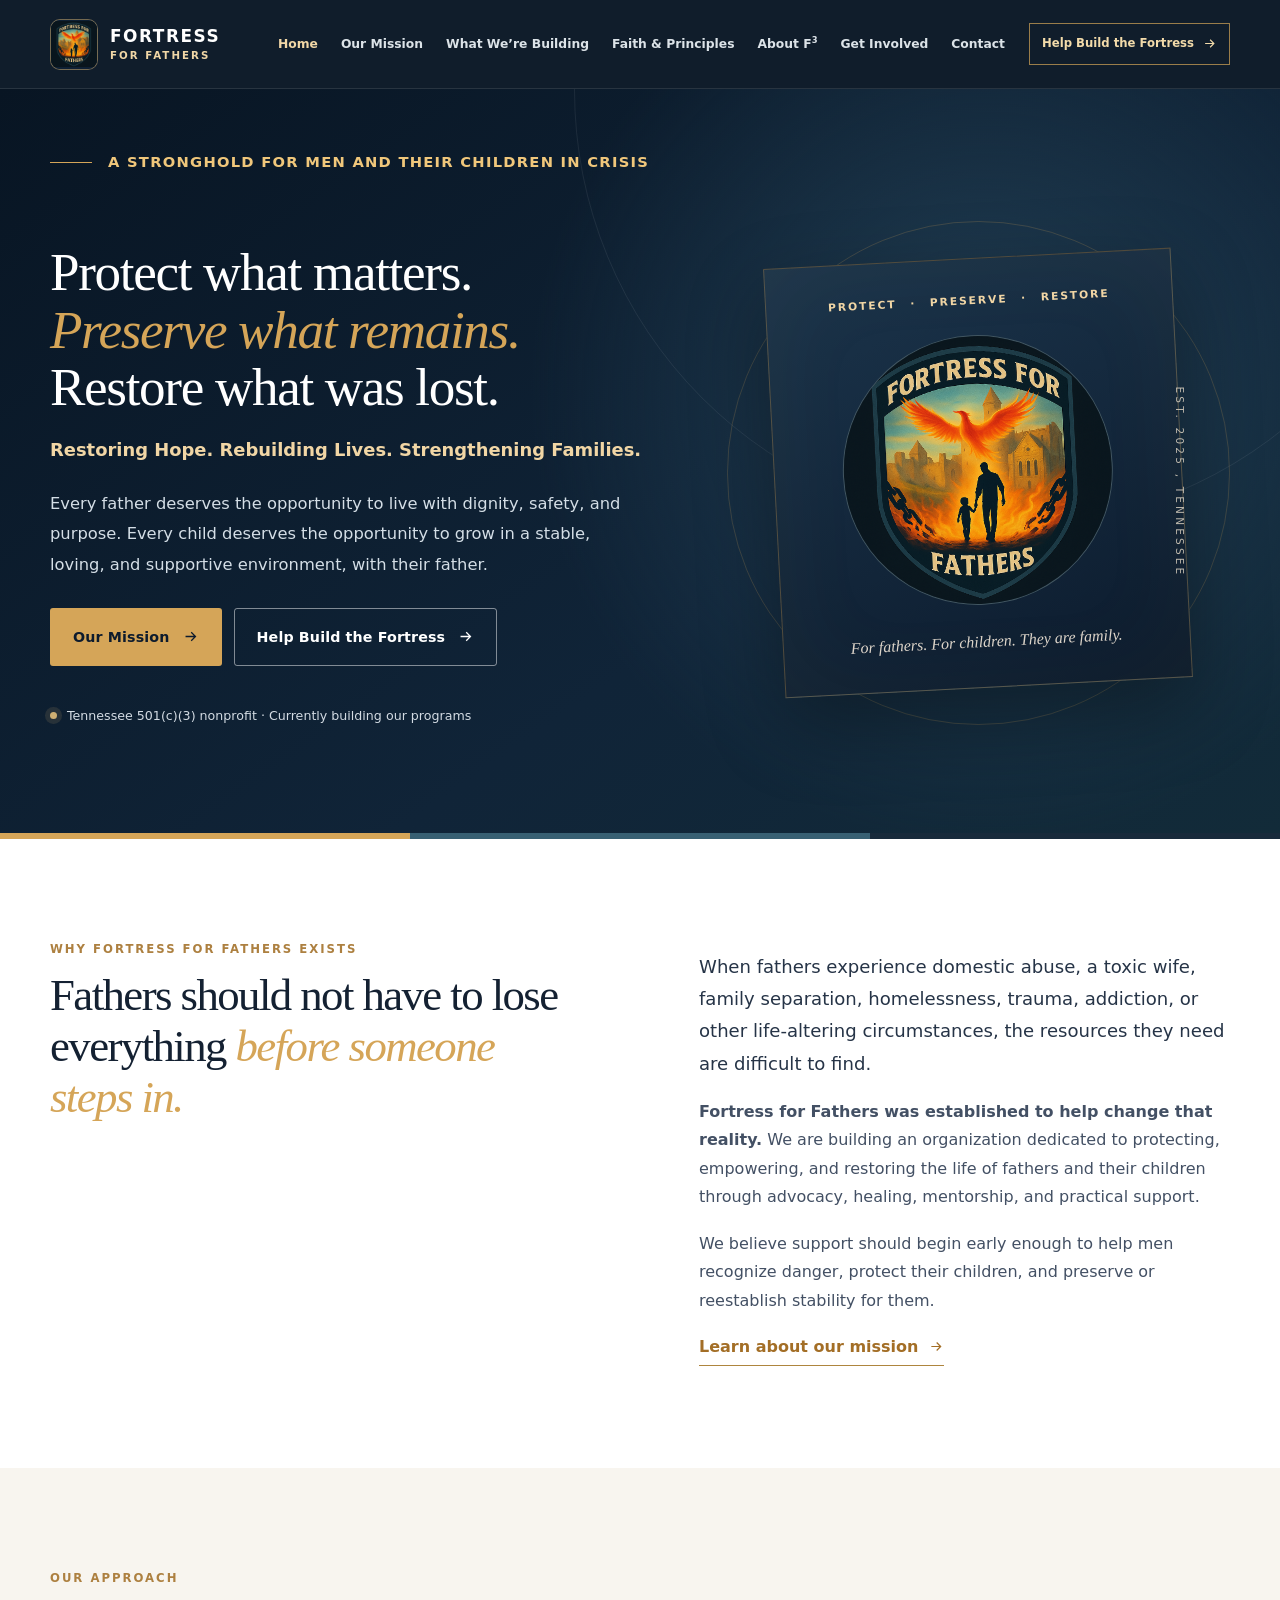
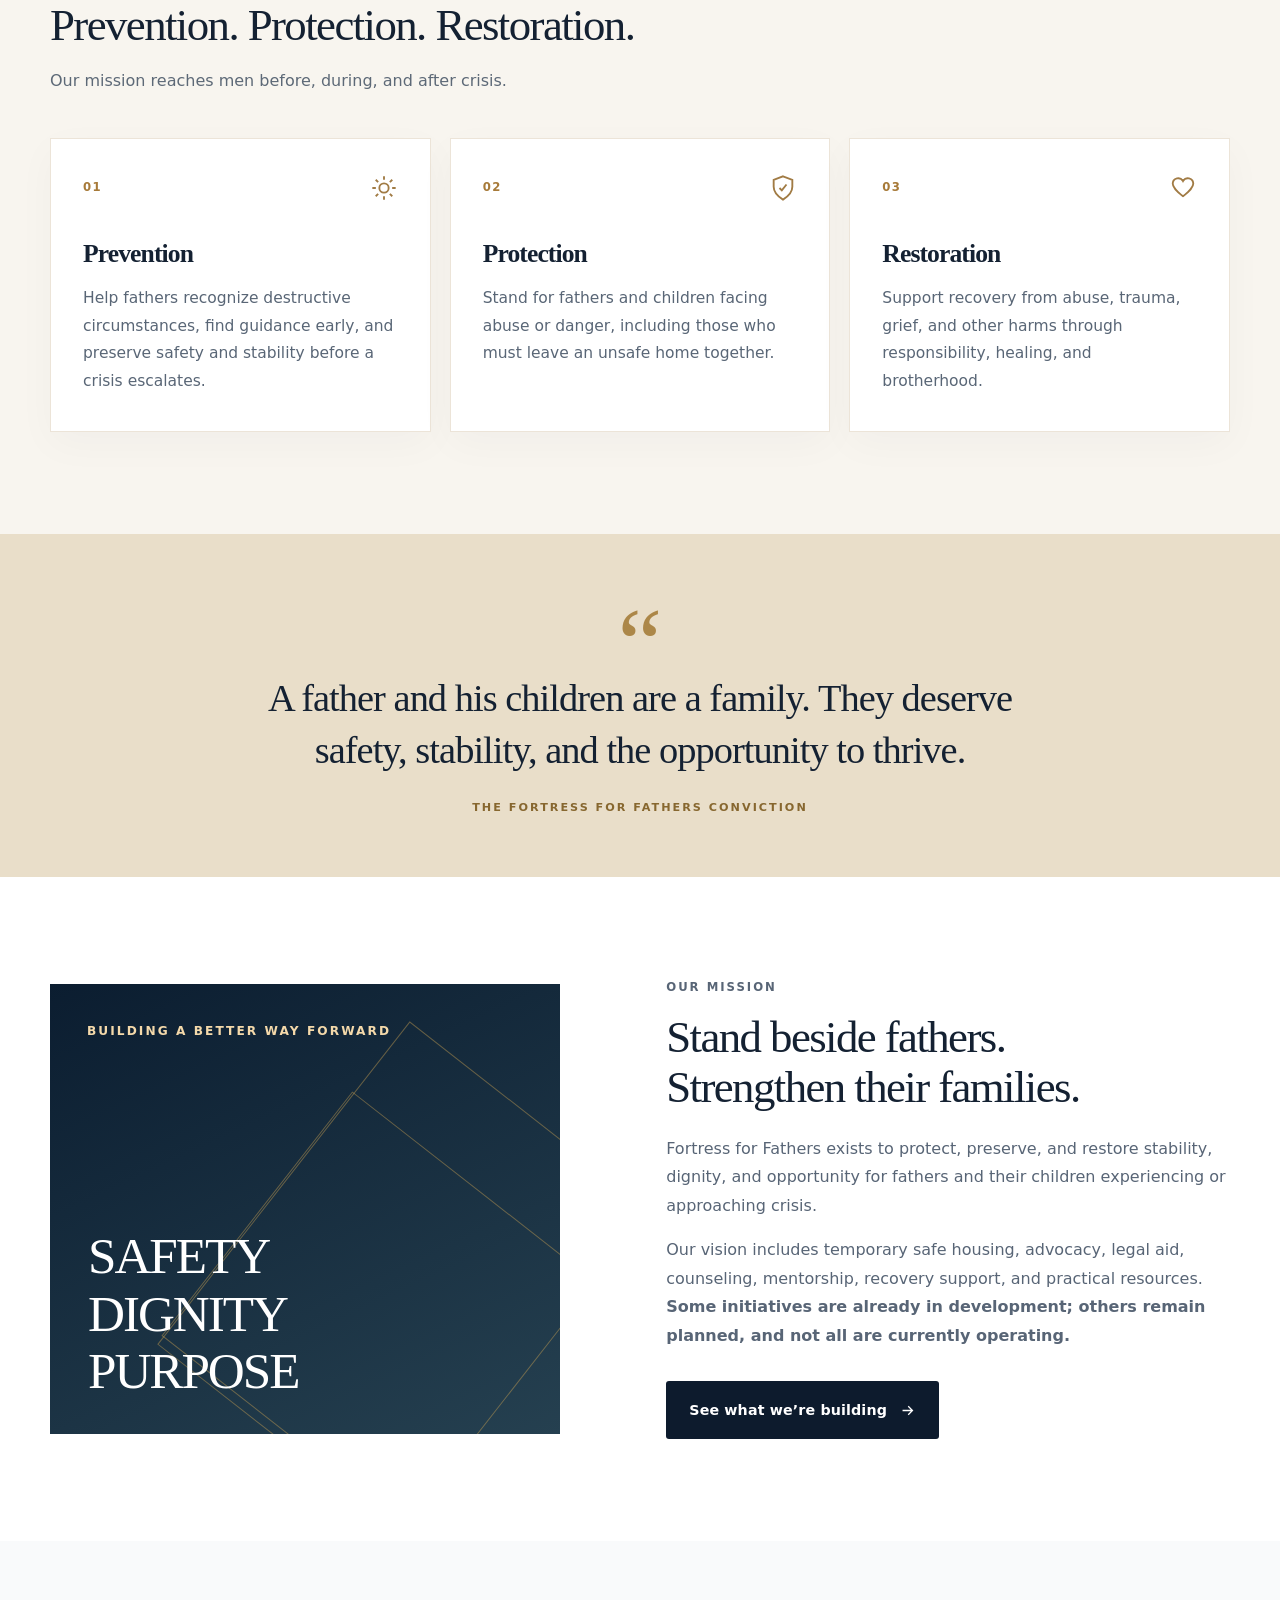
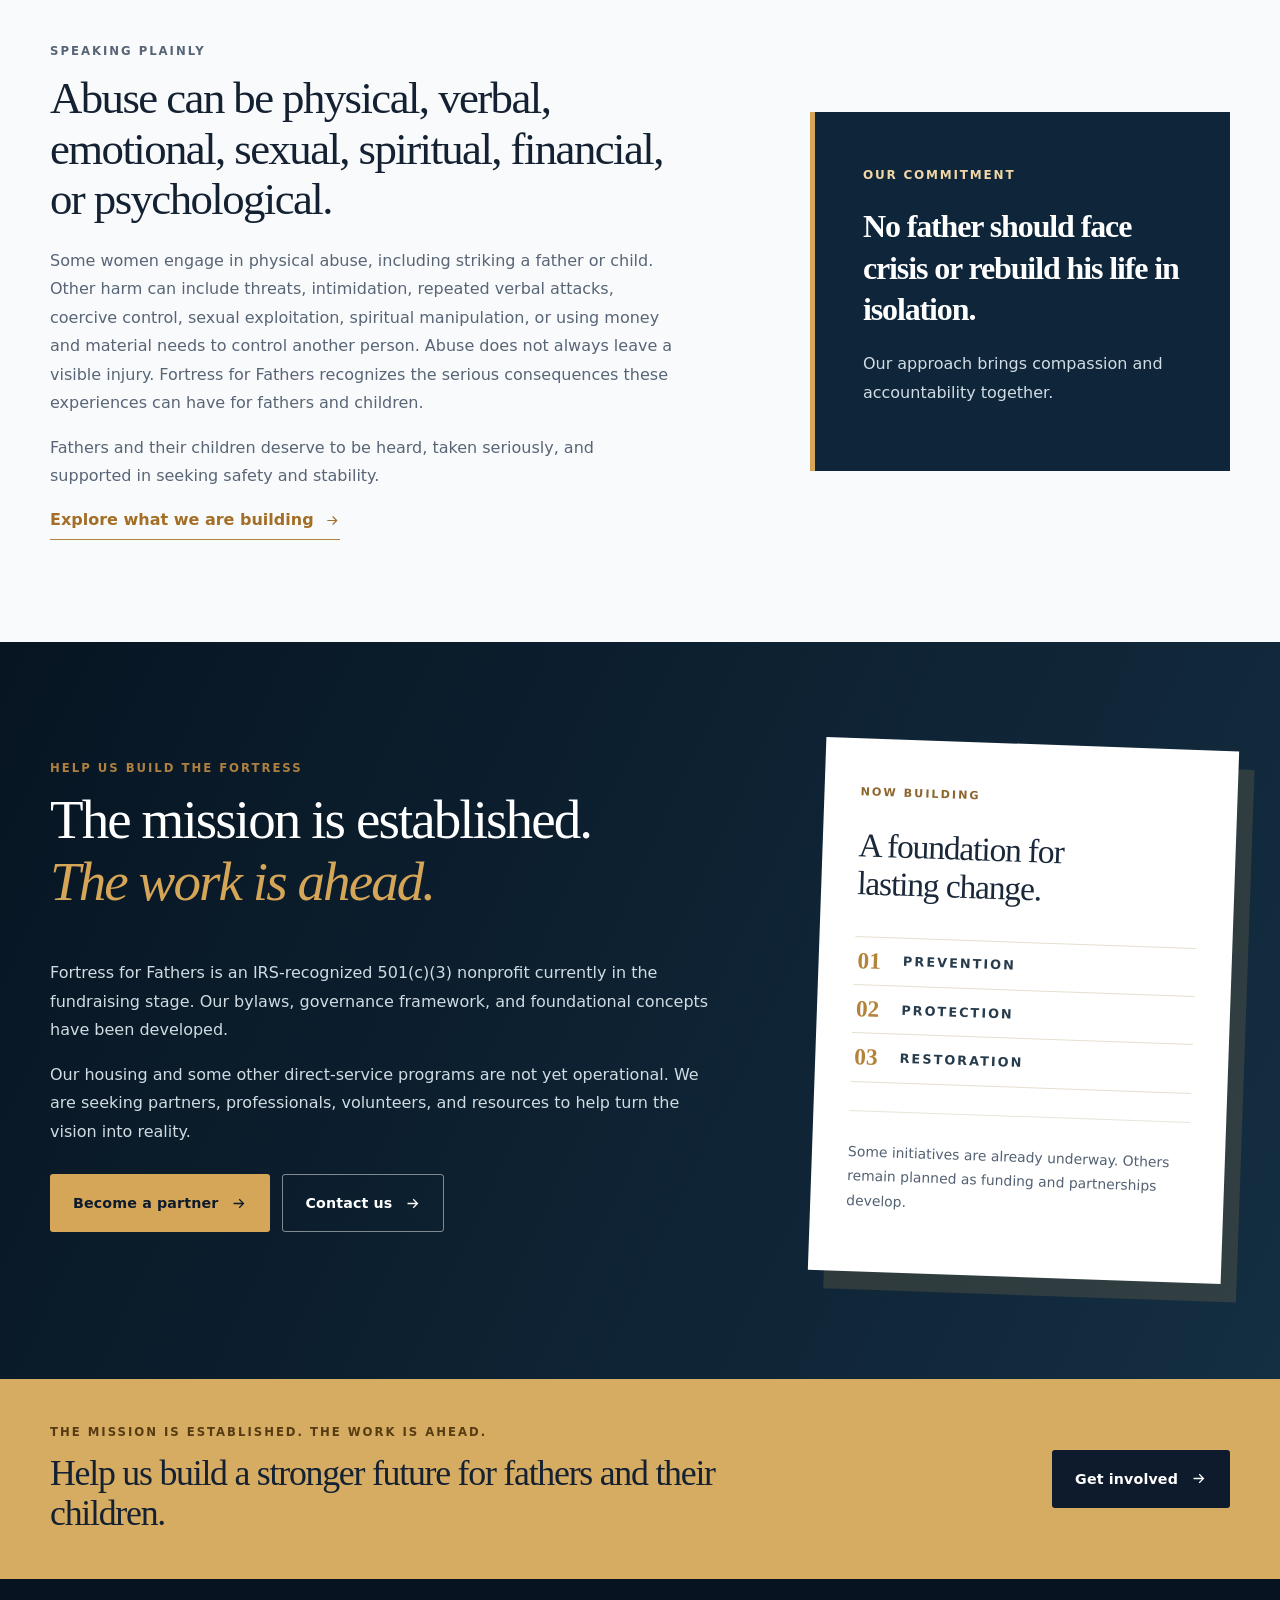
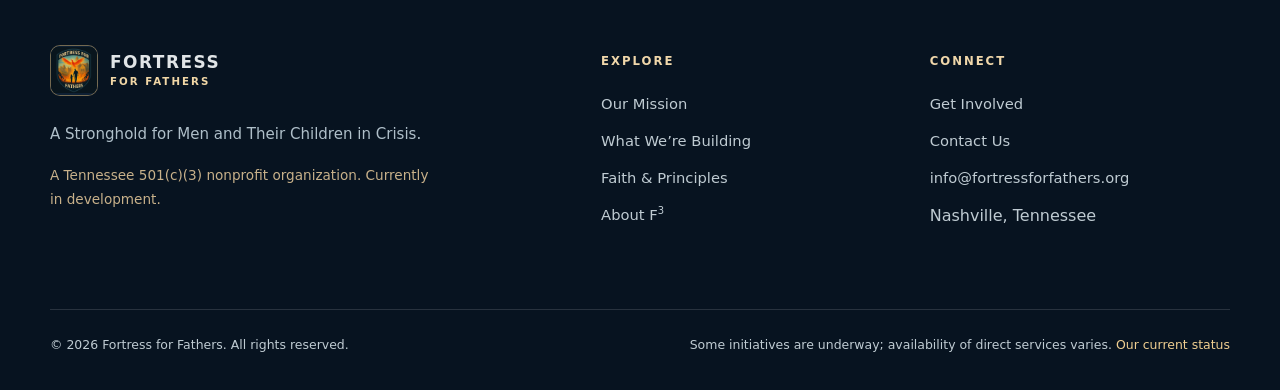
<file: index.html>
<!DOCTYPE html>

<html lang="en"><head><meta charset="utf-8"/><meta content="width=device-width,initial-scale=1" name="viewport"/><meta content="#0c1b2e" name="theme-color"/><meta content="Protect, preserve, and restore stability for fathers and their children. Fortress for Fathers is a Tennessee 501(c)(3) nonprofit building support programs." name="description"/><link href="https://fortressforfathers.org/" rel="canonical"/><link href="favicon.svg" rel="icon" type="image/svg+xml"/><link href="styles.css" rel="stylesheet"/><title>Home | Fortress for Fathers</title></head><body data-page="index.html"><a class="skip-link" href="#main">Skip to content</a><header class="site-header"><div class="header-inner container"><a aria-label="Fortress for Fathers home" class="brand" href="index.html"><span class="brand-mark"><span aria-hidden="true" class="mark-fallback">F³</span><img alt="" onerror="this.style.display='none'" src="logo.png"/></span><span class="brand-name">FORTRESS <small>FOR FATHERS</small></span></a><button aria-controls="main-nav" aria-expanded="false" aria-label="Open navigation" class="mobile-toggle"><span></span><span></span><span></span></button><nav aria-label="Main navigation" class="site-nav" id="main-nav"><a data-nav="index.html" href="index.html">Home</a>
<a data-nav="mission.html" href="mission.html">Our Mission</a>
<a data-nav="programs.html" href="programs.html">What We’re Building</a>
<a data-nav="faith.html" href="faith.html">Faith &amp; Principles</a>
<a aria-label="About F cubed, Fortress for Fathers" data-nav="about.html" href="about.html">About F<sup>3</sup></a>
<a data-nav="get-involved.html" href="get-involved.html">Get Involved</a>
<a data-nav="contact.html" href="contact.html">Contact</a></nav><a class="header-cta" href="get-involved.html">Help Build the Fortress <svg aria-hidden="true" fill="none" stroke="currentColor" stroke-width="1.8" viewbox="0 0 24 24"><path d="M5 12h14m-6-6 6 6-6 6"></path></svg></a></div></header><main id="main"><section class="hero"><div class="container hero-grid"><p aria-label="A Stronghold for Men and Their Children in Crisis" class="kicker hero-kicker"><span class="kicker-line"></span> A STRONGHOLD FOR MEN AND THEIR CHILDREN IN CRISIS</p><div class="hero-copy"><h1>Protect what matters.<br/><em>Preserve what remains.</em><br/>Restore what was lost.</h1><p class="hero-tagline">Restoring Hope. Rebuilding Lives. Strengthening Families.</p><p class="hero-text">Every father deserves the opportunity to live with dignity, safety, and purpose. Every child deserves the opportunity to grow in a stable, loving, and supportive environment, with their father.</p><div class="hero-actions"><a class="btn btn-gold" href="mission.html">Our Mission <svg aria-hidden="true" fill="none" stroke="currentColor" stroke-width="1.8" viewbox="0 0 24 24"><path d="M5 12h14m-6-6 6 6-6 6"></path></svg></a><a class="btn btn-outline" href="get-involved.html">Help Build the Fortress <svg aria-hidden="true" fill="none" stroke="currentColor" stroke-width="1.8" viewbox="0 0 24 24"><path d="M5 12h14m-6-6 6 6-6 6"></path></svg></a></div><div class="hero-proof"><span class="status-dot"></span> Tennessee 501(c)(3) nonprofit · Currently building our programs</div></div><div aria-label="Fortress for Fathers crest" class="hero-visual"><div class="crest-orbit orbit-outer"></div><div class="crest-orbit orbit-inner"></div><div class="crest-panel"><div class="crest-caption">PROTECT <span>·</span> PRESERVE <span>·</span> RESTORE</div><div class="crest-image"><span aria-hidden="true" class="crest-fallback">F³</span><img alt="Fortress for Fathers phoenix and shield crest" onerror="this.style.display='none'" src="logo.png"/></div><div class="crest-phrase">For fathers. For children. They are family.</div></div><div aria-hidden="true" class="hero-side-label">EST. 2025 ,  TENNESSEE</div></div></div><div class="hero-bottom-line"></div></section>
<section class="intro-block section-pad"><div class="container intro-layout"><div class="intro-statement"><p class="kicker">WHY FORTRESS FOR FATHERS EXISTS</p><h2>Fathers should not have to lose everything <em>before someone steps in.</em></h2></div><div class="intro-body"><p>When fathers experience domestic abuse, a toxic wife, family separation, homelessness, trauma, addiction, or other life-altering circumstances, the resources they need are difficult to find.</p><p><strong>Fortress for Fathers was established to help change that reality.</strong> We are building an organization dedicated to protecting, empowering, and restoring the life of fathers and their children through advocacy, healing, mentorship, and practical support.</p><p>We believe support should begin early enough to help men recognize danger, protect their children, and preserve or reestablish stability for them.</p><a class="text-link" href="mission.html">Learn about our mission <svg aria-hidden="true" fill="none" stroke="currentColor" stroke-width="1.8" viewbox="0 0 24 24"><path d="M5 12h14m-6-6 6 6-6 6"></path></svg></a></div></div></section>
<section class="principles section-pad"><div class="container"><div class="section-heading"><p class="kicker">OUR APPROACH</p><h2>Prevention. Protection. Restoration.</h2><p>Our mission reaches men before, during, and after crisis.</p></div><div class="pillar-grid"><article class="pillar-card"><div class="pillar-top"><span class="pillar-num">01</span><span class="pillar-icon"><svg aria-hidden="true" fill="none" stroke="currentColor" stroke-width="1.6" viewbox="0 0 24 24"><circle cx="12" cy="12" r="4"></circle><path d="M12 2v3m0 14v3M2 12h3m14 0h3M4.9 4.9 7 7m10 10 2.1 2.1M19.1 4.9 17 7M7 17l-2.1 2.1"></path></svg></span></div><h3>Prevention</h3><p>Help fathers recognize destructive circumstances, find guidance early, and preserve safety and stability before a crisis escalates.</p></article><article class="pillar-card"><div class="pillar-top"><span class="pillar-num">02</span><span class="pillar-icon"><svg aria-hidden="true" fill="none" stroke="currentColor" stroke-width="1.6" viewbox="0 0 24 24"><path d="M12 2 20 5v6c0 5-3.3 8.1-8 11-4.7-2.9-8-6-8-11V5l8-3Z"></path><path d="m9 12 2 2 4-5"></path></svg></span></div><h3>Protection</h3><p>Stand for fathers and children facing abuse or danger, including those who must leave an unsafe home together.</p></article><article class="pillar-card"><div class="pillar-top"><span class="pillar-num">03</span><span class="pillar-icon"><svg aria-hidden="true" fill="none" stroke="currentColor" stroke-width="1.6" viewbox="0 0 24 24"><path d="M20.8 8.2c0 4.5-8.8 10.8-8.8 10.8S3.2 12.7 3.2 8.2a4.7 4.7 0 0 1 8.8-2.1 4.7 4.7 0 0 1 8.8 2.1Z"></path></svg></span></div><h3>Restoration</h3><p>Support recovery from abuse, trauma, grief, and other harms through responsibility, healing, and brotherhood.</p></article></div></div></section>
<section class="quote-band"><div class="container quote-inner"><span class="decor-quote">“</span><blockquote>A father and his children are a family. They deserve safety, stability, and the opportunity to thrive.</blockquote><span class="quote-caption">THE FORTRESS FOR FATHERS CONVICTION</span></div></section>
<section class="mission-glance section-pad"><div class="container split-grid"><div class="mission-visual"><div class="visual-heading">BUILDING A BETTER WAY FORWARD</div><div class="visual-shape one"></div><div class="visual-shape two"></div><div class="visual-words">SAFETY<br/>DIGNITY<br/>PURPOSE</div></div><div class="split-copy"><p class="kicker">OUR MISSION</p><h2>Stand beside fathers.<br/>Strengthen their families.</h2><p>Fortress for Fathers exists to protect, preserve, and restore stability, dignity, and opportunity for fathers and their children experiencing or approaching crisis.</p><p>Our vision includes temporary safe housing, advocacy, legal aid, counseling, mentorship, recovery support, and practical resources. <strong>Some initiatives are already in development; others remain planned, and not all are currently operating.</strong></p><a class="btn btn-dark" href="programs.html">See what we’re building <svg aria-hidden="true" fill="none" stroke="currentColor" stroke-width="1.8" viewbox="0 0 24 24"><path d="M5 12h14m-6-6 6 6-6 6"></path></svg></a></div></div></section>
<section class="issues section-pad"><div class="container issue-layout"><div><div class="section-heading"><p class="kicker">SPEAKING PLAINLY</p><h2>Abuse can be physical, verbal, emotional, sexual, spiritual, financial, or psychological.</h2></div><p>Some women engage in physical abuse, including striking a father or child. Other harm can include threats, intimidation, repeated verbal attacks, coercive control, sexual exploitation, spiritual manipulation, or using money and material needs to control another person. Abuse does not always leave a visible injury. Fortress for Fathers recognizes the serious consequences these experiences can have for fathers and children.</p><p>Fathers and their children deserve to be heard, taken seriously, and supported in seeking safety and stability.</p><a class="text-link" href="programs.html">Explore what we are building <svg aria-hidden="true" fill="none" stroke="currentColor" stroke-width="1.8" viewbox="0 0 24 24"><path d="M5 12h14m-6-6 6 6-6 6"></path></svg></a></div><div class="issue-aside"><span class="aside-label">OUR COMMITMENT</span><h3>No father should face crisis or rebuild his life in isolation.</h3><p>Our approach brings compassion and accountability together.</p></div></div></section>
<section class="build-section section-pad"><div class="container build-layout"><div class="build-copy"><p class="kicker">HELP US BUILD THE FORTRESS</p><h2>The mission is established.<br/><em>The work is ahead.</em></h2><p>Fortress for Fathers is an IRS-recognized 501(c)(3) nonprofit currently in the fundraising stage. Our bylaws, governance framework, and foundational concepts have been developed.</p><p>Our housing and some other direct-service programs are not yet operational. We are seeking partners, professionals, volunteers, and resources to help turn the vision into reality.</p><div class="hero-actions"><a class="btn btn-gold" href="get-involved.html">Become a partner <svg aria-hidden="true" fill="none" stroke="currentColor" stroke-width="1.8" viewbox="0 0 24 24"><path d="M5 12h14m-6-6 6 6-6 6"></path></svg></a><a class="btn btn-outline" href="contact.html">Contact us <svg aria-hidden="true" fill="none" stroke="currentColor" stroke-width="1.8" viewbox="0 0 24 24"><path d="M5 12h14m-6-6 6 6-6 6"></path></svg></a></div></div><div class="build-card"><div class="build-card-label">NOW BUILDING</div>
<h3>A foundation for lasting change.</h3>
<div aria-label="Three priorities" class="build-milestones">
<div><span class="milestone-num">01</span><strong>PREVENTION</strong></div>
<div><span class="milestone-num">02</span><strong>PROTECTION</strong></div>
<div><span class="milestone-num">03</span><strong>RESTORATION</strong></div>
</div>
<div class="build-rule"></div>
<p class="build-small">Some initiatives are already underway. Others remain planned as funding and partnerships develop.</p></div></div></section></main><section class="footer-cta"><div class="container footer-cta-inner"><div><p class="kicker">THE MISSION IS ESTABLISHED. THE WORK IS AHEAD.</p><h2>Help us build a stronger future for fathers and their children.</h2></div><a class="btn btn-gold" href="get-involved.html">Get involved <svg aria-hidden="true" fill="none" stroke="currentColor" stroke-width="1.8" viewbox="0 0 24 24"><path d="M5 12h14m-6-6 6 6-6 6"></path></svg></a></div></section><footer class="site-footer"><div class="container footer-grid"><div><a class="brand footer-brand" href="index.html"><span class="brand-mark"><span aria-hidden="true" class="mark-fallback">F³</span><img alt="" onerror="this.style.display='none'" src="logo.png"/></span><span class="brand-name">FORTRESS <small>FOR FATHERS</small></span></a><p>A Stronghold for Men and Their Children in Crisis.</p><p class="footer-status">A Tennessee 501(c)(3) nonprofit organization. Currently in development.</p></div><div><h3>Explore</h3><a href="mission.html">Our Mission</a><a href="programs.html">What We’re Building</a><a href="faith.html">Faith &amp; Principles</a><a href="about.html">About F<sup>3</sup></a></div><div><h3>Connect</h3><a href="get-involved.html">Get Involved</a><a href="contact.html">Contact Us</a><a href="mailto:info@fortressforfathers.org">info@fortressforfathers.org</a><span>Nashville, Tennessee</span></div></div><div class="container footer-bottom"><span>© <span id="year">2026</span> Fortress for Fathers. All rights reserved.</span><span>Some initiatives are underway; availability of direct services varies. <a href="about.html#current-status">Our current status</a></span></div></footer><script defer="" src="script.js"></script></body></html>
</file>
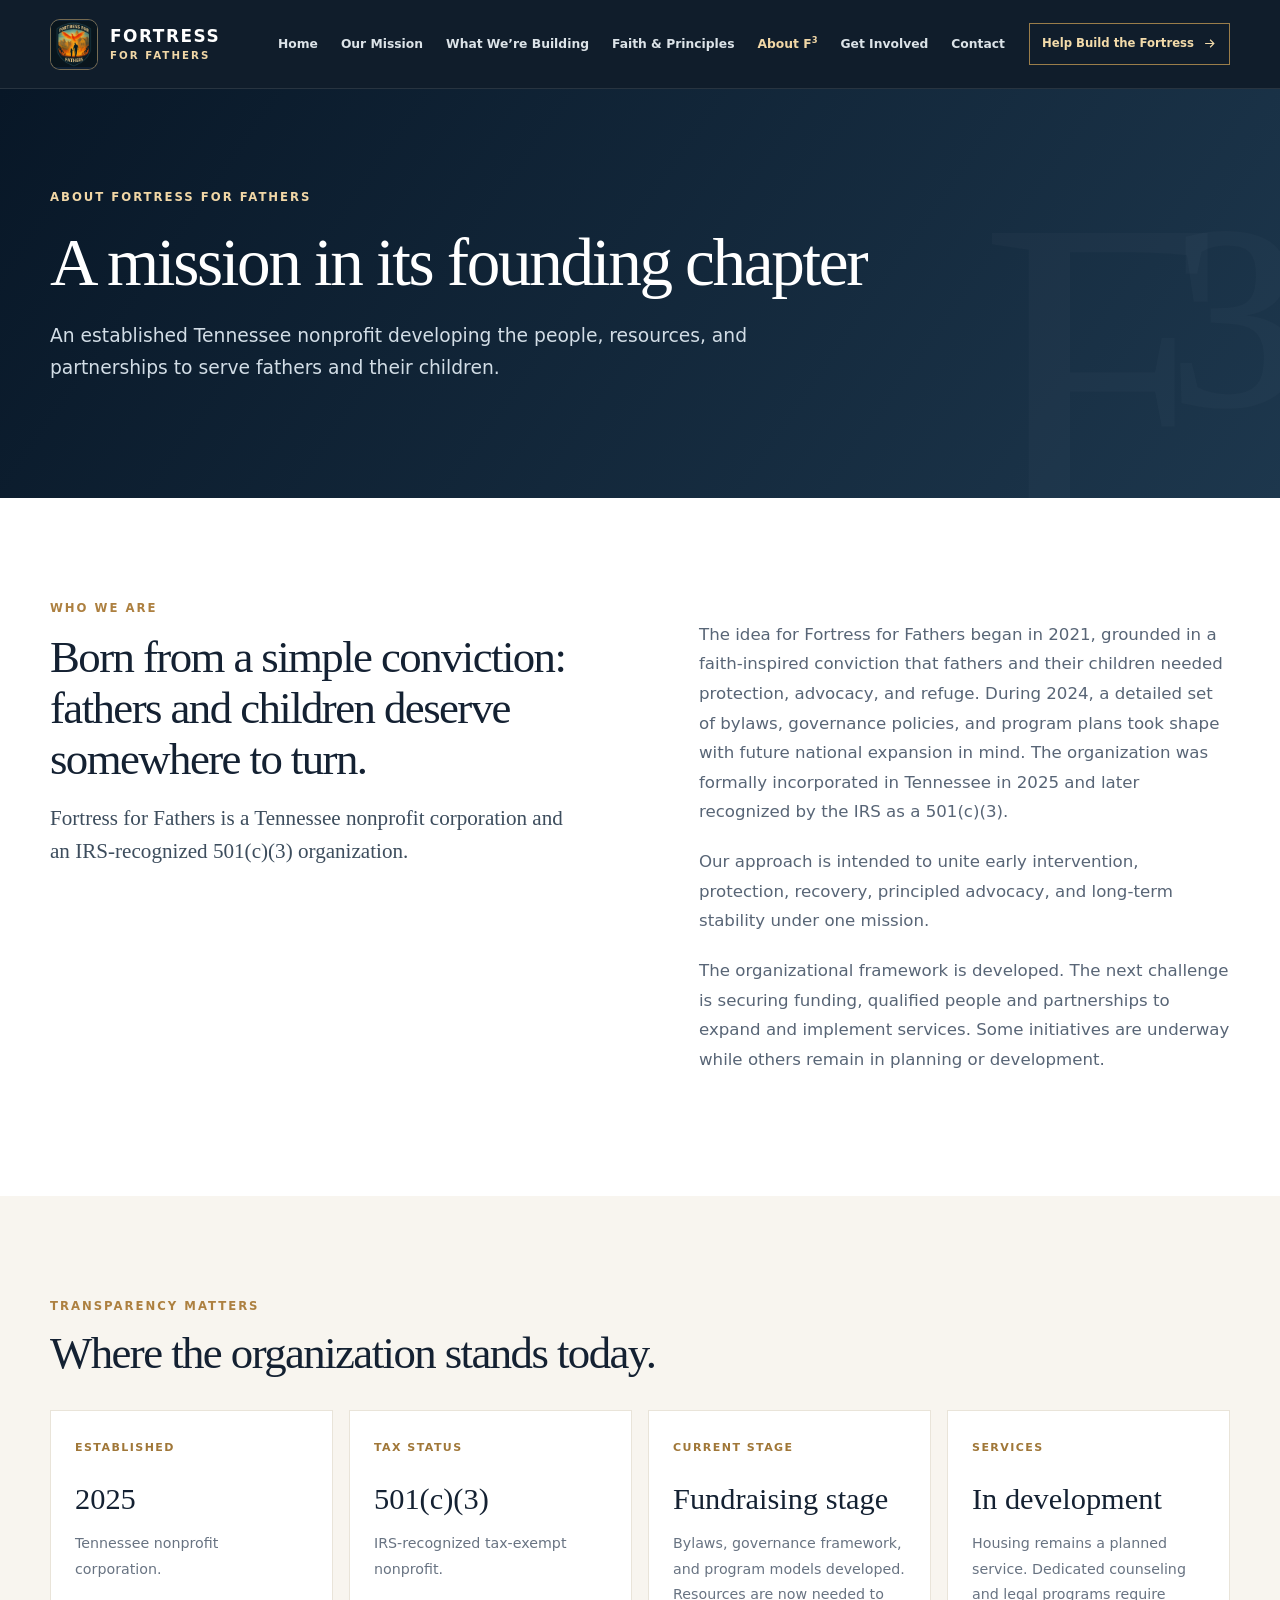
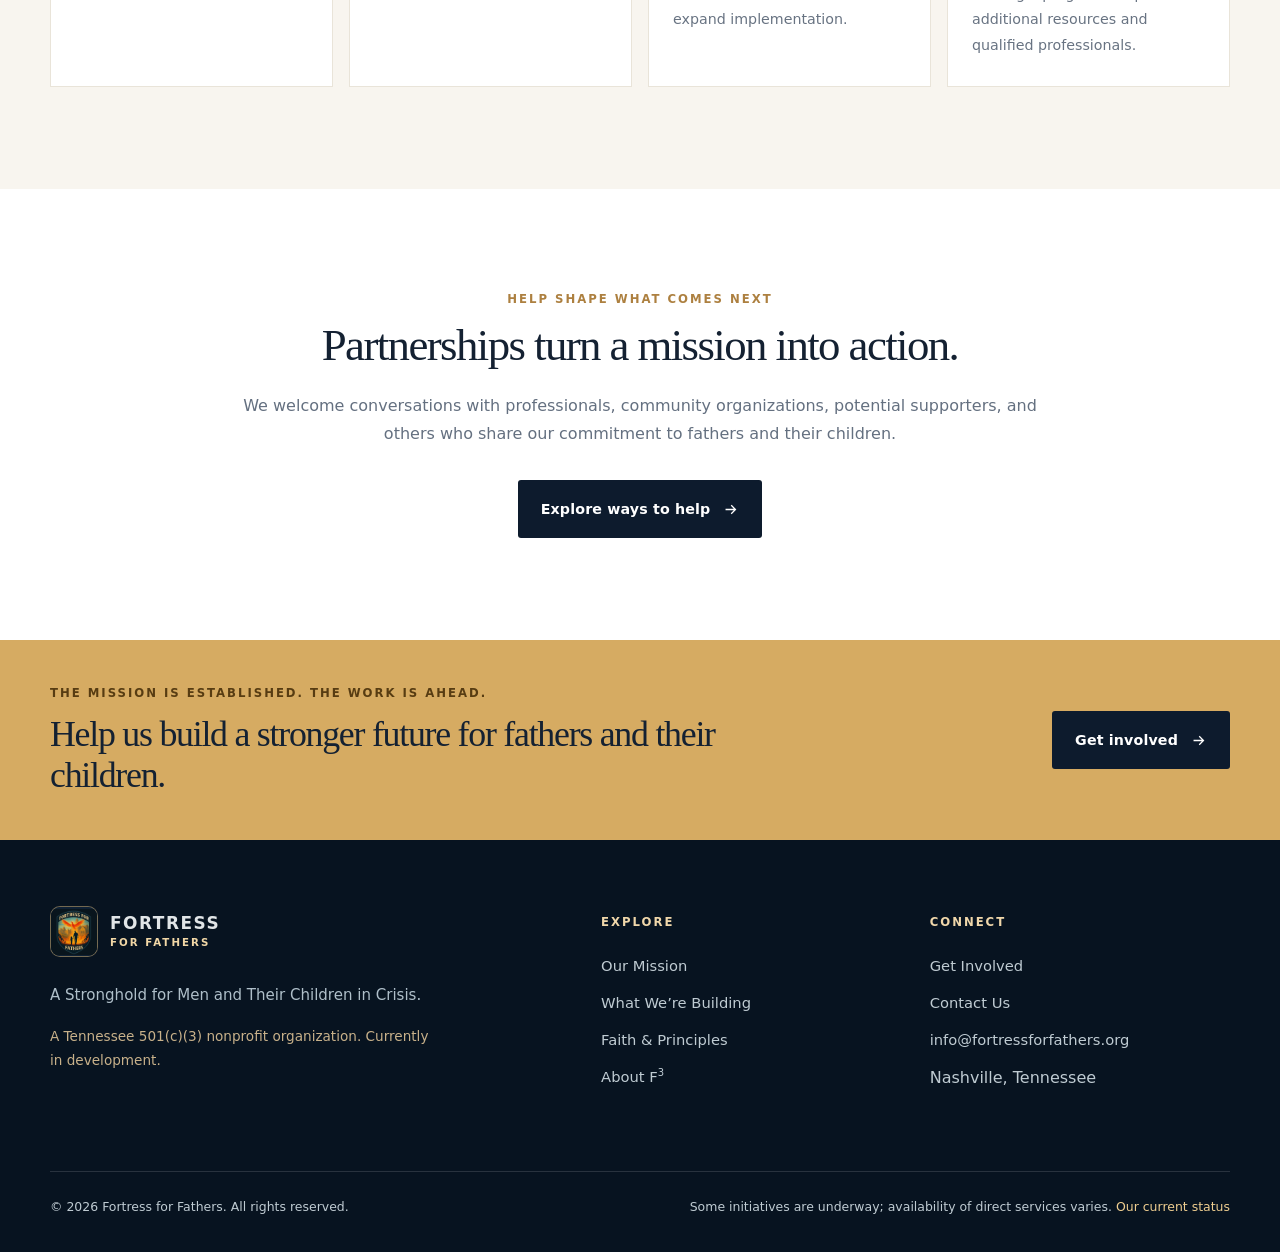
<file: about.html>
<!DOCTYPE html>

<html lang="en"><head><meta charset="utf-8"/><meta content="width=device-width,initial-scale=1" name="viewport"/><meta content="#0c1b2e" name="theme-color"/><meta content="Fortress for Fathers is a developing Tennessee 501(c)(3) nonprofit dedicated to fathers and their children." name="description"/><link href="https://fortressforfathers.org/about.html" rel="canonical"/><link href="favicon.svg" rel="icon" type="image/svg+xml"/><link href="styles.css" rel="stylesheet"/><title>About Us | Fortress for Fathers</title></head><body data-page="about.html"><a class="skip-link" href="#main">Skip to content</a><header class="site-header"><div class="header-inner container"><a aria-label="Fortress for Fathers home" class="brand" href="index.html"><span class="brand-mark"><span aria-hidden="true" class="mark-fallback">F³</span><img alt="" onerror="this.style.display='none'" src="logo.png"/></span><span class="brand-name">FORTRESS <small>FOR FATHERS</small></span></a><button aria-controls="main-nav" aria-expanded="false" aria-label="Open navigation" class="mobile-toggle"><span></span><span></span><span></span></button><nav aria-label="Main navigation" class="site-nav" id="main-nav"><a data-nav="index.html" href="index.html">Home</a>
<a data-nav="mission.html" href="mission.html">Our Mission</a>
<a data-nav="programs.html" href="programs.html">What We’re Building</a>
<a data-nav="faith.html" href="faith.html">Faith &amp; Principles</a>
<a aria-label="About F cubed, Fortress for Fathers" data-nav="about.html" href="about.html">About F<sup>3</sup></a>
<a data-nav="get-involved.html" href="get-involved.html">Get Involved</a>
<a data-nav="contact.html" href="contact.html">Contact</a></nav><a class="header-cta" href="get-involved.html">Help Build the Fortress <svg aria-hidden="true" fill="none" stroke="currentColor" stroke-width="1.8" viewbox="0 0 24 24"><path d="M5 12h14m-6-6 6 6-6 6"></path></svg></a></div></header><main id="main"><section class="page-hero"><div class="container"><div class="page-hero-text"><p class="kicker">ABOUT FORTRESS FOR FATHERS</p><h1>A mission in its founding chapter</h1><p class="page-intro">An established Tennessee nonprofit developing the people, resources, and partnerships to serve fathers and their children.</p></div><div aria-hidden="true" class="hero-watermark">F³</div></div></section><section class="section-pad"><div class="container prose-layout"><div class="prose-lead"><p class="kicker">WHO WE ARE</p><h2>Born from a simple conviction: fathers and children deserve somewhere to turn.</h2><p class="large">Fortress for Fathers is a Tennessee nonprofit corporation and an IRS-recognized 501(c)(3) organization.</p></div><div class="prose-copy"><p>The idea for Fortress for Fathers began in 2021, grounded in a faith-inspired conviction that fathers and their children needed protection, advocacy, and refuge. During 2024, a detailed set of bylaws, governance policies, and program plans took shape with future national expansion in mind. The organization was formally incorporated in Tennessee in 2025 and later recognized by the IRS as a 501(c)(3).</p><p>Our approach is intended to unite early intervention, protection, recovery, principled advocacy, and long-term stability under one mission.</p><p>The organizational framework is developed. The next challenge is securing funding, qualified people and partnerships to expand and implement services. Some initiatives are underway while others remain in planning or development.</p></div></div></section><section class="status-section section-pad" id="current-status"><div class="container"><p class="kicker">TRANSPARENCY MATTERS</p><h2>Where the organization stands today.</h2><div class="status-grid"><div class="status-tile"><span class="tile-label">ESTABLISHED</span><strong>2025</strong><p>Tennessee nonprofit corporation.</p></div><div class="status-tile"><span class="tile-label">TAX STATUS</span><strong>501(c)(3)</strong><p>IRS-recognized tax-exempt nonprofit.</p></div><div class="status-tile"><span class="tile-label">CURRENT STAGE</span><strong>Fundraising stage</strong><p>Bylaws, governance framework, and program models developed. Resources are now needed to expand implementation.</p></div><div class="status-tile"><span class="tile-label">SERVICES</span><strong>In development</strong><p>Housing remains a planned service. Dedicated counseling and legal programs require additional resources and qualified professionals.</p></div></div></div></section><section class="section-pad"><div class="container center-cta"><p class="kicker">HELP SHAPE WHAT COMES NEXT</p><h2>Partnerships turn a mission into action.</h2><p>We welcome conversations with professionals, community organizations, potential supporters, and others who share our commitment to fathers and their children.</p><a class="btn btn-dark" href="get-involved.html">Explore ways to help <svg aria-hidden="true" fill="none" stroke="currentColor" stroke-width="1.8" viewbox="0 0 24 24"><path d="M5 12h14m-6-6 6 6-6 6"></path></svg></a></div></section></main><section class="footer-cta"><div class="container footer-cta-inner"><div><p class="kicker">THE MISSION IS ESTABLISHED. THE WORK IS AHEAD.</p><h2>Help us build a stronger future for fathers and their children.</h2></div><a class="btn btn-gold" href="get-involved.html">Get involved <svg aria-hidden="true" fill="none" stroke="currentColor" stroke-width="1.8" viewbox="0 0 24 24"><path d="M5 12h14m-6-6 6 6-6 6"></path></svg></a></div></section><footer class="site-footer"><div class="container footer-grid"><div><a class="brand footer-brand" href="index.html"><span class="brand-mark"><span aria-hidden="true" class="mark-fallback">F³</span><img alt="" onerror="this.style.display='none'" src="logo.png"/></span><span class="brand-name">FORTRESS <small>FOR FATHERS</small></span></a><p>A Stronghold for Men and Their Children in Crisis.</p><p class="footer-status">A Tennessee 501(c)(3) nonprofit organization. Currently in development.</p></div><div><h3>Explore</h3><a href="mission.html">Our Mission</a><a href="programs.html">What We’re Building</a><a href="faith.html">Faith &amp; Principles</a><a href="about.html">About F<sup>3</sup></a></div><div><h3>Connect</h3><a href="get-involved.html">Get Involved</a><a href="contact.html">Contact Us</a><a href="mailto:info@fortressforfathers.org">info@fortressforfathers.org</a><span>Nashville, Tennessee</span></div></div><div class="container footer-bottom"><span>© <span id="year">2026</span> Fortress for Fathers. All rights reserved.</span><span>Some initiatives are underway; availability of direct services varies. <a href="about.html#current-status">Our current status</a></span></div></footer><script defer="" src="script.js"></script></body></html>
</file>
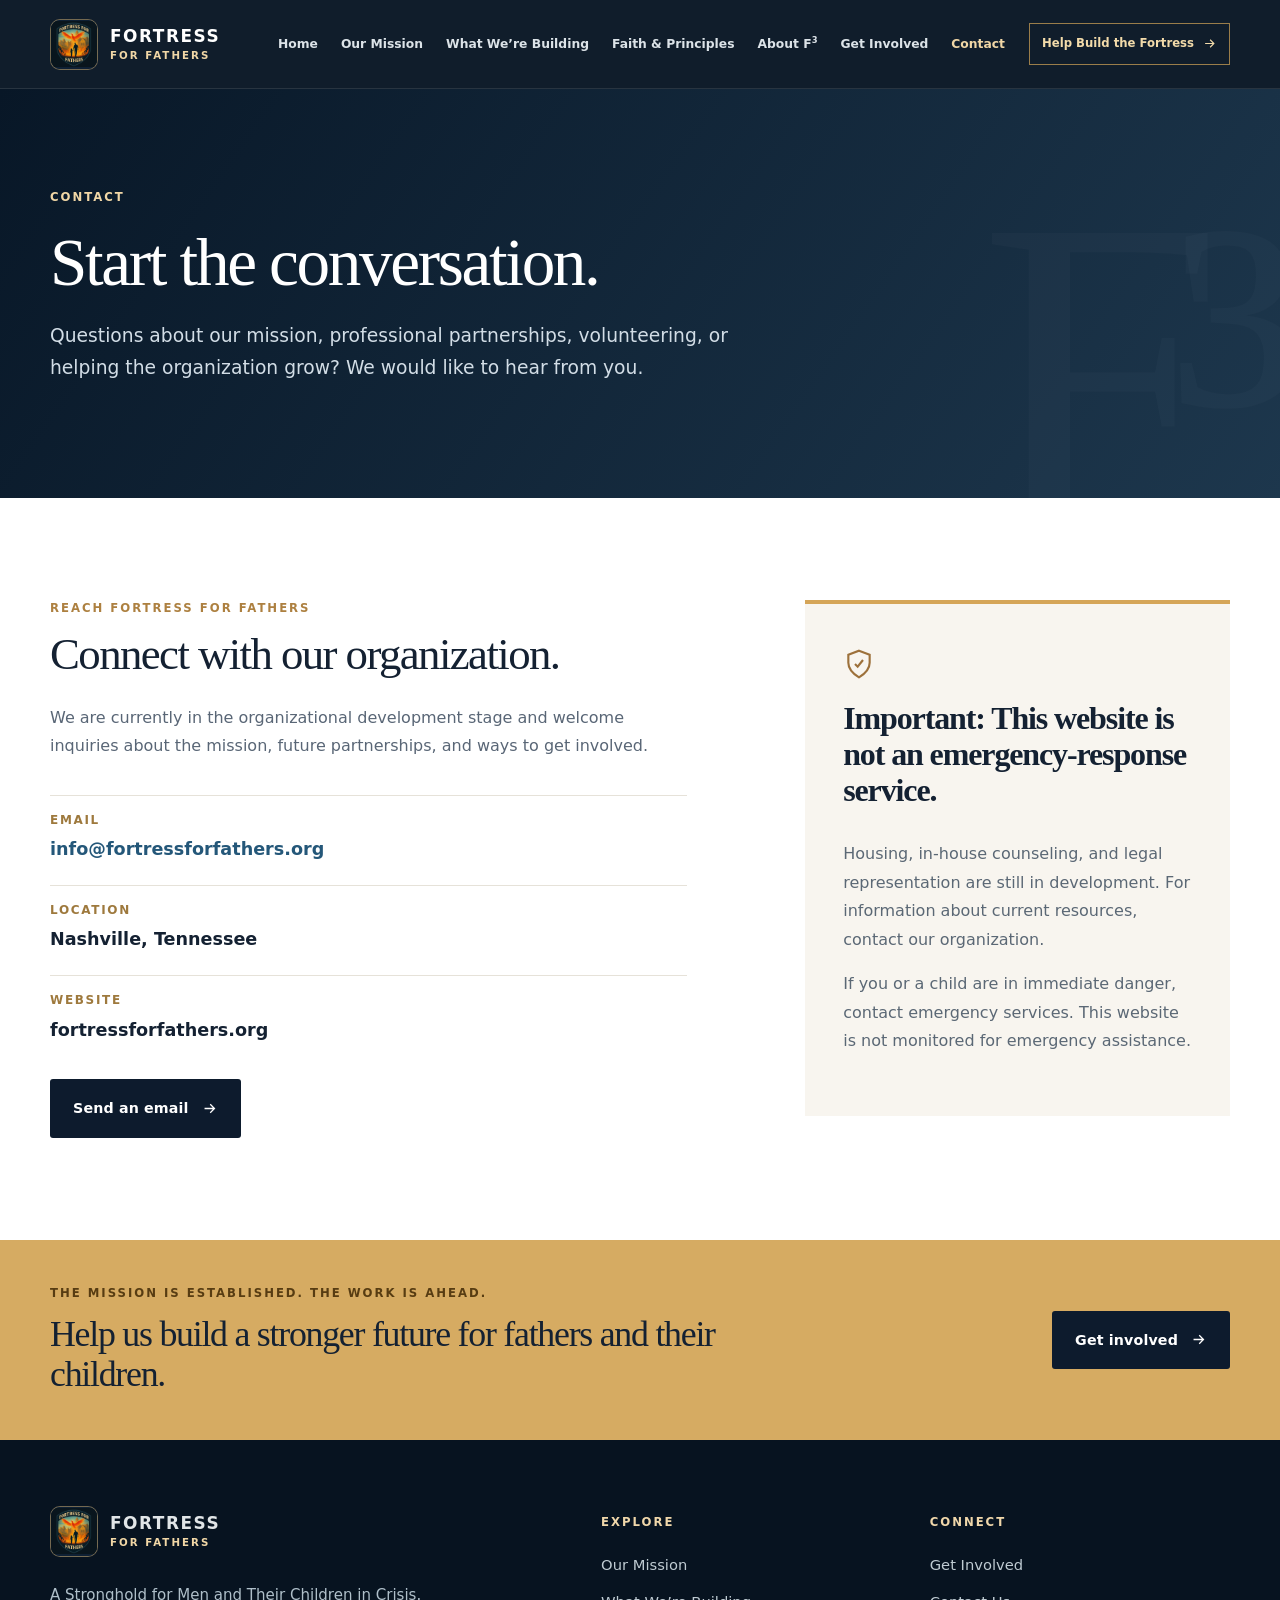
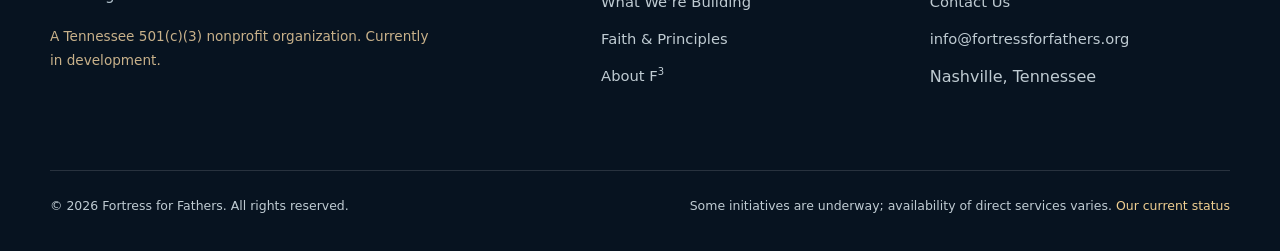
<file: contact.html>
<!DOCTYPE html>

<html lang="en"><head><meta charset="utf-8"/><meta content="width=device-width,initial-scale=1" name="viewport"/><meta content="#0c1b2e" name="theme-color"/><meta content="Contact Fortress for Fathers in Nashville, Tennessee, about partnerships and helping build our nonprofit organization." name="description"/><link href="https://fortressforfathers.org/contact.html" rel="canonical"/><link href="favicon.svg" rel="icon" type="image/svg+xml"/><link href="styles.css" rel="stylesheet"/><title>Contact Us | Fortress for Fathers</title></head><body data-page="contact.html"><a class="skip-link" href="#main">Skip to content</a><header class="site-header"><div class="header-inner container"><a aria-label="Fortress for Fathers home" class="brand" href="index.html"><span class="brand-mark"><span aria-hidden="true" class="mark-fallback">F³</span><img alt="" onerror="this.style.display='none'" src="logo.png"/></span><span class="brand-name">FORTRESS <small>FOR FATHERS</small></span></a><button aria-controls="main-nav" aria-expanded="false" aria-label="Open navigation" class="mobile-toggle"><span></span><span></span><span></span></button><nav aria-label="Main navigation" class="site-nav" id="main-nav"><a data-nav="index.html" href="index.html">Home</a>
<a data-nav="mission.html" href="mission.html">Our Mission</a>
<a data-nav="programs.html" href="programs.html">What We’re Building</a>
<a data-nav="faith.html" href="faith.html">Faith &amp; Principles</a>
<a aria-label="About F cubed, Fortress for Fathers" data-nav="about.html" href="about.html">About F<sup>3</sup></a>
<a data-nav="get-involved.html" href="get-involved.html">Get Involved</a>
<a data-nav="contact.html" href="contact.html">Contact</a></nav><a class="header-cta" href="get-involved.html">Help Build the Fortress <svg aria-hidden="true" fill="none" stroke="currentColor" stroke-width="1.8" viewbox="0 0 24 24"><path d="M5 12h14m-6-6 6 6-6 6"></path></svg></a></div></header><main id="main"><section class="page-hero"><div class="container"><div class="page-hero-text"><p class="kicker">CONTACT</p><h1>Start the conversation.</h1><p class="page-intro">Questions about our mission, professional partnerships, volunteering, or helping the organization grow? We would like to hear from you.</p></div><div aria-hidden="true" class="hero-watermark">F³</div></div></section><section class="section-pad"><div class="container contact-page-grid"><div class="contact-feature"><p class="kicker">REACH FORTRESS FOR FATHERS</p><h2>Connect with our organization.</h2><p>We are currently in the organizational development stage and welcome inquiries about the mission, future partnerships, and ways to get involved.</p><div class="contact-details"><div><span>Email</span><a href="mailto:info@fortressforfathers.org">info@fortressforfathers.org</a></div><div><span>Location</span><strong>Nashville, Tennessee</strong></div><div><span>Website</span><strong>fortressforfathers.org</strong></div></div><a class="btn btn-dark" href="mailto:info@fortressforfathers.org?subject=Contacting%20Fortress%20for%20Fathers">Send an email <svg aria-hidden="true" fill="none" stroke="currentColor" stroke-width="1.8" viewbox="0 0 24 24"><path d="M5 12h14m-6-6 6 6-6 6"></path></svg></a></div><aside class="contact-note"><span class="note-icon"><svg aria-hidden="true" fill="none" stroke="currentColor" stroke-width="1.6" viewbox="0 0 24 24"><path d="M12 2 20 5v6c0 5-3.3 8.1-8 11-4.7-2.9-8-6-8-11V5l8-3Z"></path><path d="m9 12 2 2 4-5"></path></svg></span><h3>Important: This website is not an emergency-response service.</h3><p>Housing, in-house counseling, and legal representation are still in development. For information about current resources, contact our organization.</p><p>If you or a child are in immediate danger, contact emergency services. This website is not monitored for emergency assistance.</p></aside></div></section></main><section class="footer-cta"><div class="container footer-cta-inner"><div><p class="kicker">THE MISSION IS ESTABLISHED. THE WORK IS AHEAD.</p><h2>Help us build a stronger future for fathers and their children.</h2></div><a class="btn btn-gold" href="get-involved.html">Get involved <svg aria-hidden="true" fill="none" stroke="currentColor" stroke-width="1.8" viewbox="0 0 24 24"><path d="M5 12h14m-6-6 6 6-6 6"></path></svg></a></div></section><footer class="site-footer"><div class="container footer-grid"><div><a class="brand footer-brand" href="index.html"><span class="brand-mark"><span aria-hidden="true" class="mark-fallback">F³</span><img alt="" onerror="this.style.display='none'" src="logo.png"/></span><span class="brand-name">FORTRESS <small>FOR FATHERS</small></span></a><p>A Stronghold for Men and Their Children in Crisis.</p><p class="footer-status">A Tennessee 501(c)(3) nonprofit organization. Currently in development.</p></div><div><h3>Explore</h3><a href="mission.html">Our Mission</a><a href="programs.html">What We’re Building</a><a href="faith.html">Faith &amp; Principles</a><a href="about.html">About F<sup>3</sup></a></div><div><h3>Connect</h3><a href="get-involved.html">Get Involved</a><a href="contact.html">Contact Us</a><a href="mailto:info@fortressforfathers.org">info@fortressforfathers.org</a><span>Nashville, Tennessee</span></div></div><div class="container footer-bottom"><span>© <span id="year">2026</span> Fortress for Fathers. All rights reserved.</span><span>Some initiatives are underway; availability of direct services varies. <a href="about.html#current-status">Our current status</a></span></div></footer><script defer="" src="script.js"></script></body></html>
</file>
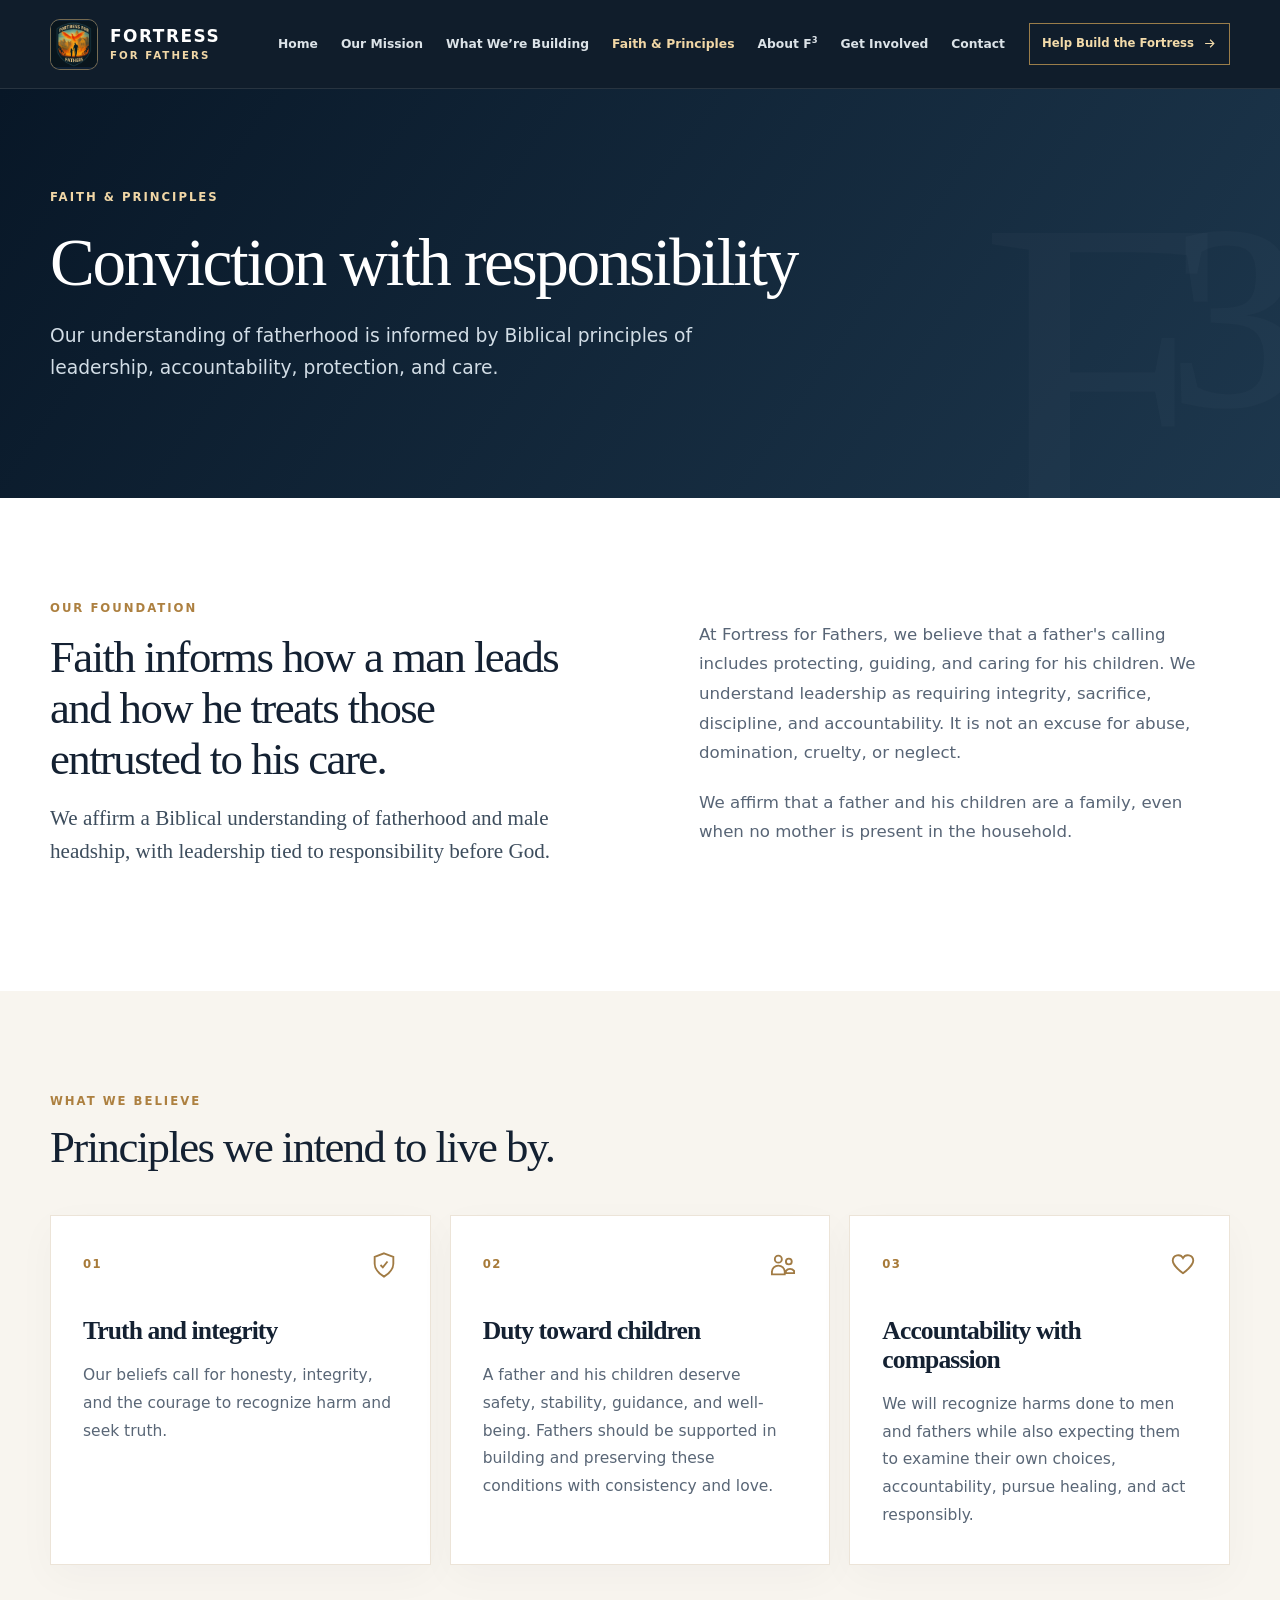
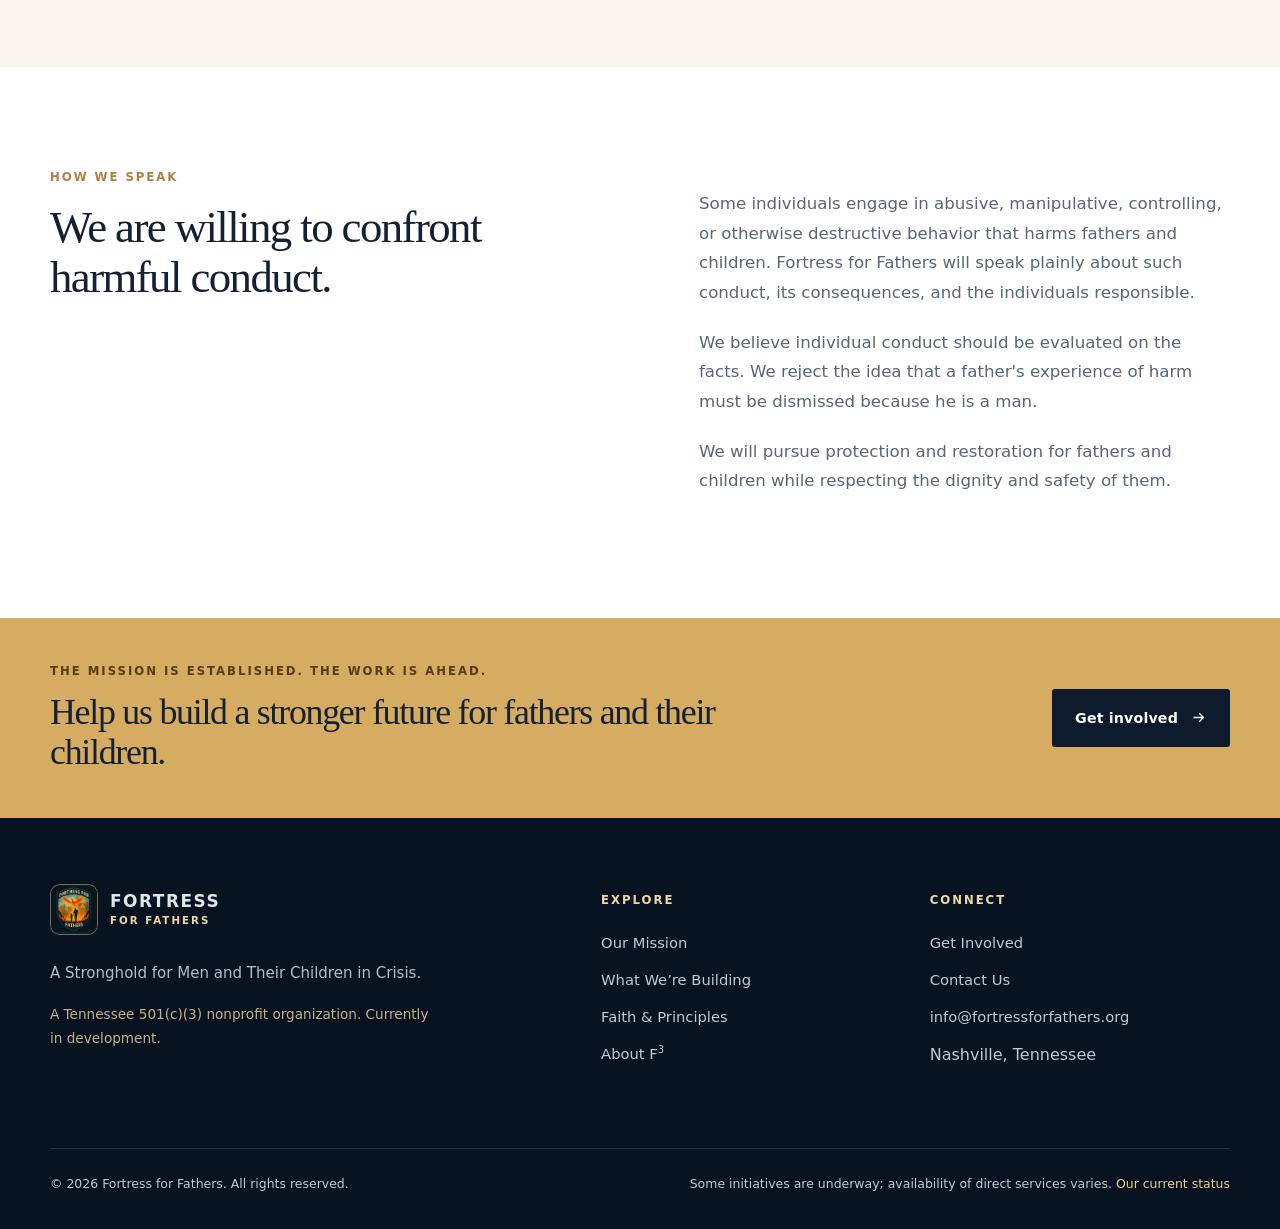
<file: faith.html>
<!DOCTYPE html>

<html lang="en"><head><meta charset="utf-8"/><meta content="width=device-width,initial-scale=1" name="viewport"/><meta content="#0c1b2e" name="theme-color"/><meta content="Explore the Biblical convictions and principles that guide Fortress for Fathers: responsibility, protection, fairness, and fatherhood." name="description"/><link href="https://fortressforfathers.org/faith.html" rel="canonical"/><link href="favicon.svg" rel="icon" type="image/svg+xml"/><link href="styles.css" rel="stylesheet"/><title>Faith &amp; Principles | Fortress for Fathers</title></head><body data-page="faith.html"><a class="skip-link" href="#main">Skip to content</a><header class="site-header"><div class="header-inner container"><a aria-label="Fortress for Fathers home" class="brand" href="index.html"><span class="brand-mark"><span aria-hidden="true" class="mark-fallback">F³</span><img alt="" onerror="this.style.display='none'" src="logo.png"/></span><span class="brand-name">FORTRESS <small>FOR FATHERS</small></span></a><button aria-controls="main-nav" aria-expanded="false" aria-label="Open navigation" class="mobile-toggle"><span></span><span></span><span></span></button><nav aria-label="Main navigation" class="site-nav" id="main-nav"><a data-nav="index.html" href="index.html">Home</a>
<a data-nav="mission.html" href="mission.html">Our Mission</a>
<a data-nav="programs.html" href="programs.html">What We’re Building</a>
<a data-nav="faith.html" href="faith.html">Faith &amp; Principles</a>
<a aria-label="About F cubed, Fortress for Fathers" data-nav="about.html" href="about.html">About F<sup>3</sup></a>
<a data-nav="get-involved.html" href="get-involved.html">Get Involved</a>
<a data-nav="contact.html" href="contact.html">Contact</a></nav><a class="header-cta" href="get-involved.html">Help Build the Fortress <svg aria-hidden="true" fill="none" stroke="currentColor" stroke-width="1.8" viewbox="0 0 24 24"><path d="M5 12h14m-6-6 6 6-6 6"></path></svg></a></div></header><main id="main"><section class="page-hero"><div class="container"><div class="page-hero-text"><p class="kicker">FAITH &amp; PRINCIPLES</p><h1>Conviction with responsibility</h1><p class="page-intro">Our understanding of fatherhood is informed by Biblical principles of leadership, accountability, protection, and care.</p></div><div aria-hidden="true" class="hero-watermark">F³</div></div></section><section class="section-pad"><div class="container prose-layout"><div class="prose-lead"><p class="kicker">OUR FOUNDATION</p><h2>Faith informs how a man leads and how he treats those entrusted to his care.</h2><p class="large">We affirm a Biblical understanding of fatherhood and male headship, with leadership tied to responsibility before God.</p></div><div class="prose-copy"><p>At Fortress for Fathers, we believe that a father's calling includes protecting, guiding, and caring for his children. We understand leadership as requiring integrity, sacrifice, discipline, and accountability. It is not an excuse for abuse, domination, cruelty, or neglect.</p><p>We affirm that a father and his children are a family, even when no mother is present in the household.</p></div></div></section><section class="principles section-pad"><div class="container"><div class="section-heading"><p class="kicker">WHAT WE BELIEVE</p><h2>Principles we intend to live by.</h2></div><div class="pillar-grid"><article class="pillar-card"><div class="pillar-top"><span class="pillar-num">01</span><span class="pillar-icon"><svg aria-hidden="true" fill="none" stroke="currentColor" stroke-width="1.6" viewbox="0 0 24 24"><path d="M12 2 20 5v6c0 5-3.3 8.1-8 11-4.7-2.9-8-6-8-11V5l8-3Z"></path><path d="m9 12 2 2 4-5"></path></svg></span></div><h3>Truth and integrity</h3><p>Our beliefs call for honesty, integrity, and the courage to recognize harm and seek truth.</p></article><article class="pillar-card"><div class="pillar-top"><span class="pillar-num">02</span><span class="pillar-icon"><svg aria-hidden="true" fill="none" stroke="currentColor" stroke-width="1.6" viewbox="0 0 24 24"><circle cx="8" cy="7" r="3"></circle><circle cx="17" cy="9" r="2.5"></circle><path d="M2.5 20v-2a5.5 5.5 0 0 1 11 0v2H2.5Zm12-1v-2a4.5 4.5 0 0 1 7 0v2h-7Z"></path></svg></span></div><h3>Duty toward children</h3><p>A father and his children deserve safety, stability, guidance, and well-being. Fathers should be supported in building and preserving these conditions with consistency and love.</p></article><article class="pillar-card"><div class="pillar-top"><span class="pillar-num">03</span><span class="pillar-icon"><svg aria-hidden="true" fill="none" stroke="currentColor" stroke-width="1.6" viewbox="0 0 24 24"><path d="M20.8 8.2c0 4.5-8.8 10.8-8.8 10.8S3.2 12.7 3.2 8.2a4.7 4.7 0 0 1 8.8-2.1 4.7 4.7 0 0 1 8.8 2.1Z"></path></svg></span></div><h3>Accountability with compassion</h3><p>We will recognize harms done to men and fathers while also expecting them to examine their own choices, accountability, pursue healing, and act responsibly.</p></article></div></div></section><section class="section-pad faith-speaking"><div class="container prose-layout"><div class="prose-lead"><p class="kicker">HOW WE SPEAK</p><h2>We are willing to confront harmful conduct.</h2></div><div class="prose-copy"><p>Some individuals engage in abusive, manipulative, controlling, or otherwise destructive behavior that harms fathers and children. Fortress for Fathers will speak plainly about such conduct, its consequences, and the individuals responsible.</p><p>We believe individual conduct should be evaluated on the facts. We reject the idea that a father's experience of harm must be dismissed because he is a man.</p><p>We will pursue protection and restoration for fathers and children while respecting the dignity and safety of them.</p></div></div></section></main><section class="footer-cta"><div class="container footer-cta-inner"><div><p class="kicker">THE MISSION IS ESTABLISHED. THE WORK IS AHEAD.</p><h2>Help us build a stronger future for fathers and their children.</h2></div><a class="btn btn-gold" href="get-involved.html">Get involved <svg aria-hidden="true" fill="none" stroke="currentColor" stroke-width="1.8" viewbox="0 0 24 24"><path d="M5 12h14m-6-6 6 6-6 6"></path></svg></a></div></section><footer class="site-footer"><div class="container footer-grid"><div><a class="brand footer-brand" href="index.html"><span class="brand-mark"><span aria-hidden="true" class="mark-fallback">F³</span><img alt="" onerror="this.style.display='none'" src="logo.png"/></span><span class="brand-name">FORTRESS <small>FOR FATHERS</small></span></a><p>A Stronghold for Men and Their Children in Crisis.</p><p class="footer-status">A Tennessee 501(c)(3) nonprofit organization. Currently in development.</p></div><div><h3>Explore</h3><a href="mission.html">Our Mission</a><a href="programs.html">What We’re Building</a><a href="faith.html">Faith &amp; Principles</a><a href="about.html">About F<sup>3</sup></a></div><div><h3>Connect</h3><a href="get-involved.html">Get Involved</a><a href="contact.html">Contact Us</a><a href="mailto:info@fortressforfathers.org">info@fortressforfathers.org</a><span>Nashville, Tennessee</span></div></div><div class="container footer-bottom"><span>© <span id="year">2026</span> Fortress for Fathers. All rights reserved.</span><span>Some initiatives are underway; availability of direct services varies. <a href="about.html#current-status">Our current status</a></span></div></footer><script defer="" src="script.js"></script></body></html>
</file>
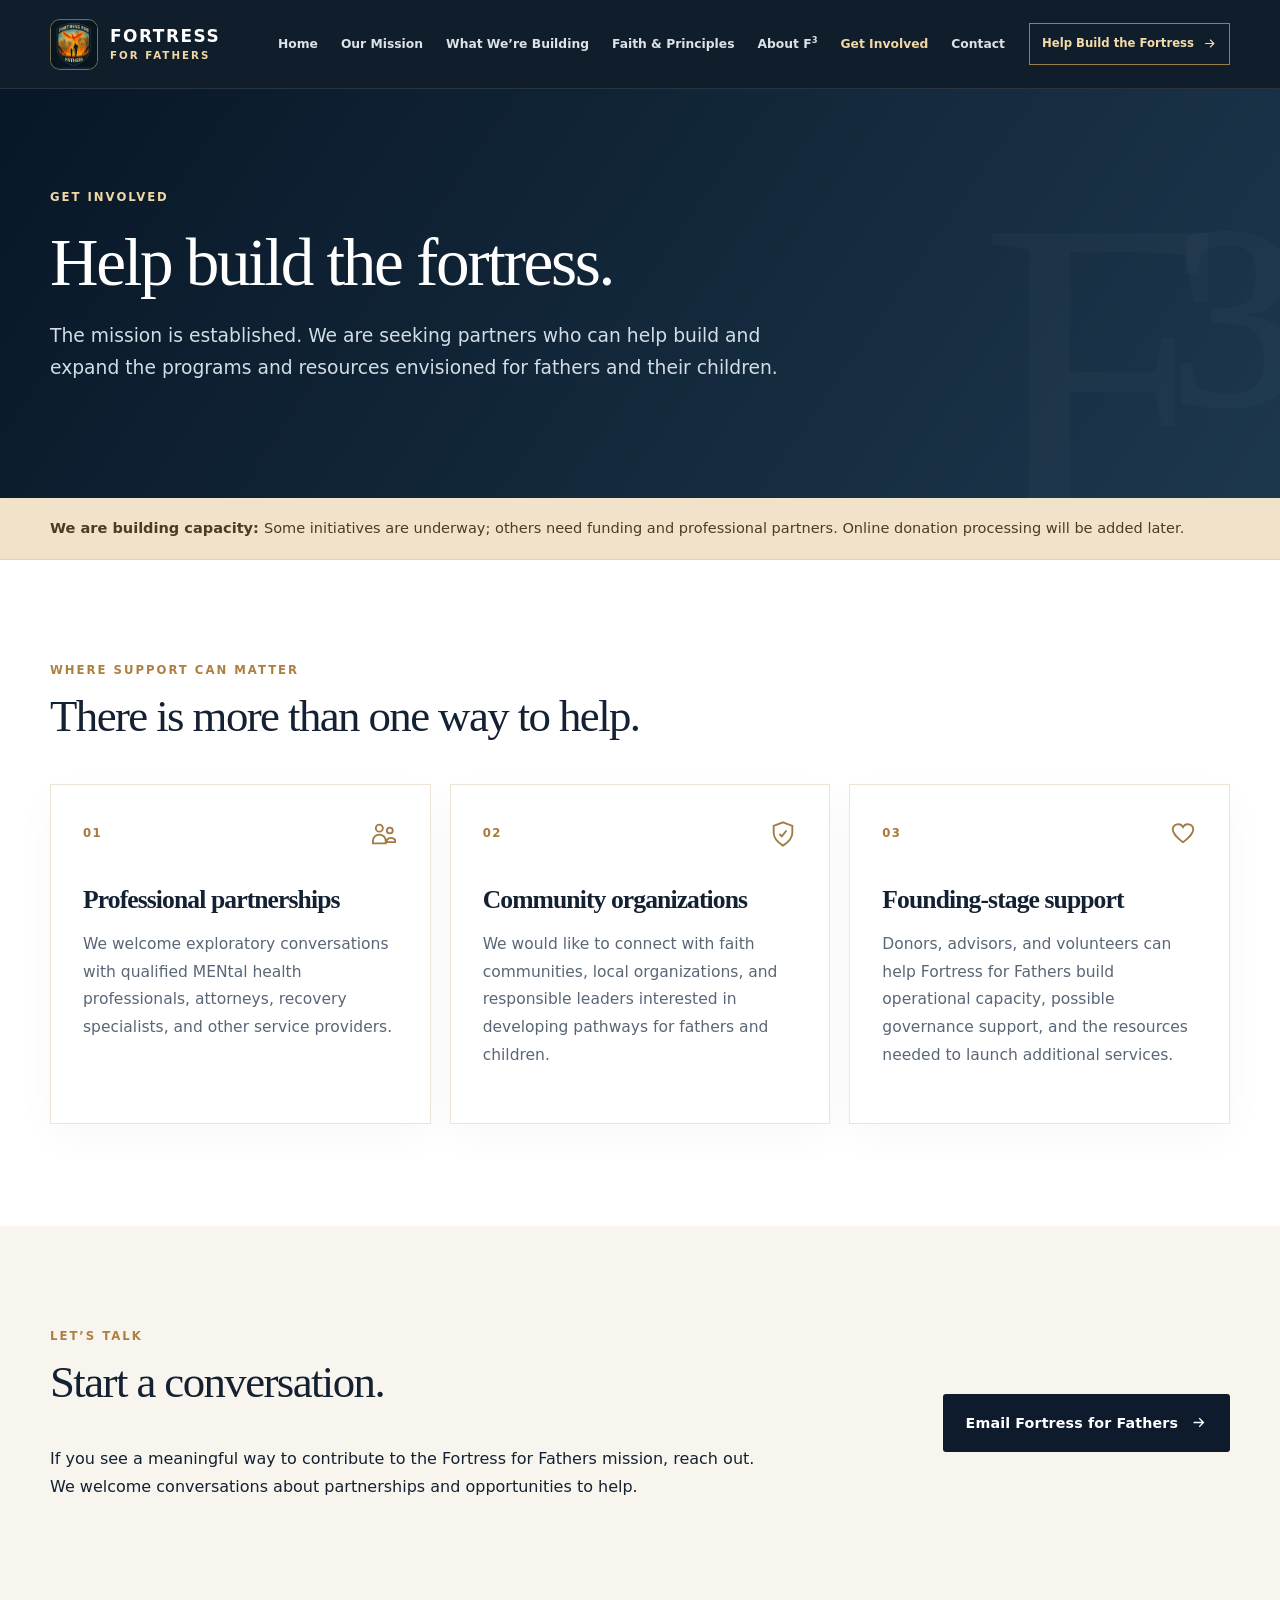
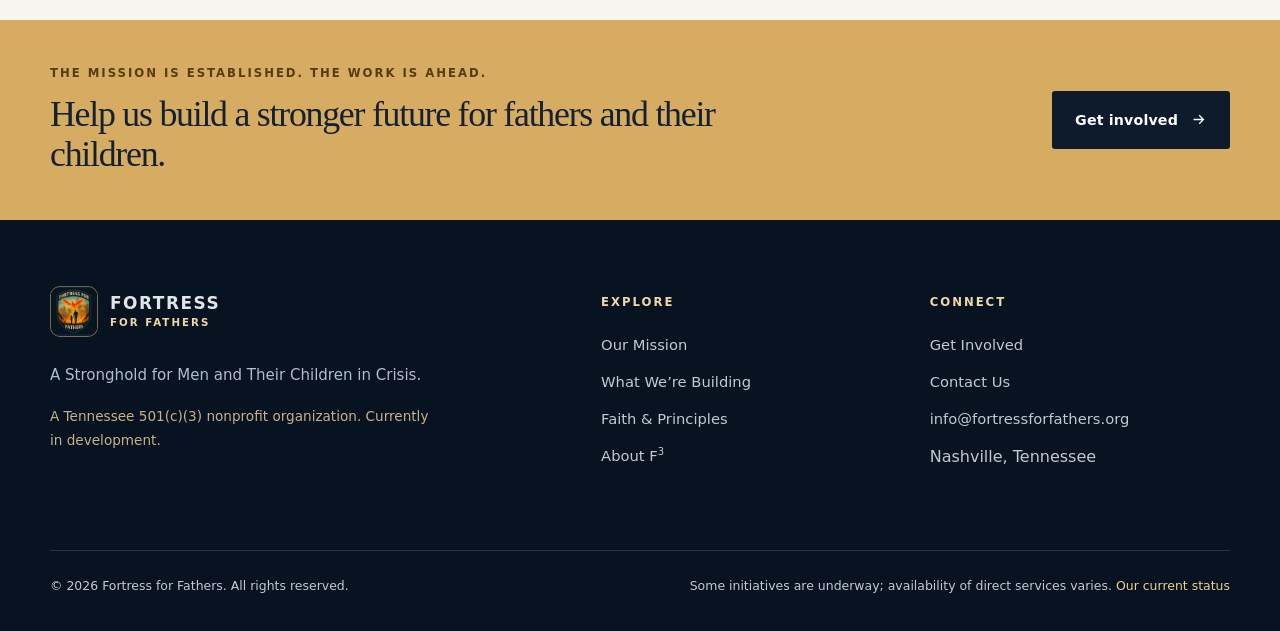
<file: get-involved.html>
<!DOCTYPE html>

<html lang="en"><head><meta charset="utf-8"/><meta content="width=device-width,initial-scale=1" name="viewport"/><meta content="#0c1b2e" name="theme-color"/><meta content="Partner with Fortress for Fathers as it builds support programs for fathers and their children." name="description"/><link href="https://fortressforfathers.org/get-involved.html" rel="canonical"/><link href="favicon.svg" rel="icon" type="image/svg+xml"/><link href="styles.css" rel="stylesheet"/><title>Get Involved | Fortress for Fathers</title></head><body data-page="get-involved.html"><a class="skip-link" href="#main">Skip to content</a><header class="site-header"><div class="header-inner container"><a aria-label="Fortress for Fathers home" class="brand" href="index.html"><span class="brand-mark"><span aria-hidden="true" class="mark-fallback">F³</span><img alt="" onerror="this.style.display='none'" src="logo.png"/></span><span class="brand-name">FORTRESS <small>FOR FATHERS</small></span></a><button aria-controls="main-nav" aria-expanded="false" aria-label="Open navigation" class="mobile-toggle"><span></span><span></span><span></span></button><nav aria-label="Main navigation" class="site-nav" id="main-nav"><a data-nav="index.html" href="index.html">Home</a>
<a data-nav="mission.html" href="mission.html">Our Mission</a>
<a data-nav="programs.html" href="programs.html">What We’re Building</a>
<a data-nav="faith.html" href="faith.html">Faith &amp; Principles</a>
<a aria-label="About F cubed, Fortress for Fathers" data-nav="about.html" href="about.html">About F<sup>3</sup></a>
<a data-nav="get-involved.html" href="get-involved.html">Get Involved</a>
<a data-nav="contact.html" href="contact.html">Contact</a></nav><a class="header-cta" href="get-involved.html">Help Build the Fortress <svg aria-hidden="true" fill="none" stroke="currentColor" stroke-width="1.8" viewbox="0 0 24 24"><path d="M5 12h14m-6-6 6 6-6 6"></path></svg></a></div></header><main id="main"><section class="page-hero"><div class="container"><div class="page-hero-text"><p class="kicker">GET INVOLVED</p><h1>Help build the fortress.</h1><p class="page-intro">The mission is established. We are seeking partners who can help build and expand the programs and resources envisioned for fathers and their children.</p></div><div aria-hidden="true" class="hero-watermark">F³</div></div></section><section class="notice-strip"><div class="container"><strong>We are building capacity: </strong>Some initiatives are underway; others need funding and professional partners. Online donation processing will be added later.</div></section><section class="section-pad"><div class="container"><div class="section-heading"><p class="kicker">WHERE SUPPORT CAN MATTER</p><h2>There is more than one way to help.</h2></div><div class="pillar-grid involved-grid"><article class="pillar-card"><div class="pillar-top"><span class="pillar-num">01</span><span class="pillar-icon"><svg aria-hidden="true" fill="none" stroke="currentColor" stroke-width="1.6" viewbox="0 0 24 24"><circle cx="8" cy="7" r="3"></circle><circle cx="17" cy="9" r="2.5"></circle><path d="M2.5 20v-2a5.5 5.5 0 0 1 11 0v2H2.5Zm12-1v-2a4.5 4.5 0 0 1 7 0v2h-7Z"></path></svg></span></div><h3>Professional partnerships</h3><p>We welcome exploratory conversations with qualified MENtal health professionals, attorneys, recovery specialists, and other service providers.</p></article><article class="pillar-card"><div class="pillar-top"><span class="pillar-num">02</span><span class="pillar-icon"><svg aria-hidden="true" fill="none" stroke="currentColor" stroke-width="1.6" viewbox="0 0 24 24"><path d="M12 2 20 5v6c0 5-3.3 8.1-8 11-4.7-2.9-8-6-8-11V5l8-3Z"></path><path d="m9 12 2 2 4-5"></path></svg></span></div><h3>Community organizations</h3><p>We would like to connect with faith communities, local organizations, and responsible leaders interested in developing pathways for fathers and children.</p></article><article class="pillar-card"><div class="pillar-top"><span class="pillar-num">03</span><span class="pillar-icon"><svg aria-hidden="true" fill="none" stroke="currentColor" stroke-width="1.6" viewbox="0 0 24 24"><path d="M20.8 8.2c0 4.5-8.8 10.8-8.8 10.8S3.2 12.7 3.2 8.2a4.7 4.7 0 0 1 8.8-2.1 4.7 4.7 0 0 1 8.8 2.1Z"></path></svg></span></div><h3>Founding-stage support</h3><p>Donors, advisors, and volunteers can help Fortress for Fathers build operational capacity, possible governance support, and the resources needed to launch additional services.</p></article></div></div></section><section class="section-pad cream-section"><div class="container contact-panel"><div><p class="kicker">LET’S TALK</p><h2>Start a conversation.</h2><p>If you see a meaningful way to contribute to the Fortress for Fathers mission, reach out. We welcome conversations about partnerships and opportunities to help.</p></div><a class="btn btn-dark" href="mailto:info@fortressforfathers.org?subject=Fortress%20for%20Fathers%20Partnership%20Inquiry">Email Fortress for Fathers <svg aria-hidden="true" fill="none" stroke="currentColor" stroke-width="1.8" viewbox="0 0 24 24"><path d="M5 12h14m-6-6 6 6-6 6"></path></svg></a></div></section></main><section class="footer-cta"><div class="container footer-cta-inner"><div><p class="kicker">THE MISSION IS ESTABLISHED. THE WORK IS AHEAD.</p><h2>Help us build a stronger future for fathers and their children.</h2></div><a class="btn btn-gold" href="get-involved.html">Get involved <svg aria-hidden="true" fill="none" stroke="currentColor" stroke-width="1.8" viewbox="0 0 24 24"><path d="M5 12h14m-6-6 6 6-6 6"></path></svg></a></div></section><footer class="site-footer"><div class="container footer-grid"><div><a class="brand footer-brand" href="index.html"><span class="brand-mark"><span aria-hidden="true" class="mark-fallback">F³</span><img alt="" onerror="this.style.display='none'" src="logo.png"/></span><span class="brand-name">FORTRESS <small>FOR FATHERS</small></span></a><p>A Stronghold for Men and Their Children in Crisis.</p><p class="footer-status">A Tennessee 501(c)(3) nonprofit organization. Currently in development.</p></div><div><h3>Explore</h3><a href="mission.html">Our Mission</a><a href="programs.html">What We’re Building</a><a href="faith.html">Faith &amp; Principles</a><a href="about.html">About F<sup>3</sup></a></div><div><h3>Connect</h3><a href="get-involved.html">Get Involved</a><a href="contact.html">Contact Us</a><a href="mailto:info@fortressforfathers.org">info@fortressforfathers.org</a><span>Nashville, Tennessee</span></div></div><div class="container footer-bottom"><span>© <span id="year">2026</span> Fortress for Fathers. All rights reserved.</span><span>Some initiatives are underway; availability of direct services varies. <a href="about.html#current-status">Our current status</a></span></div></footer><script defer="" src="script.js"></script></body></html>
</file>
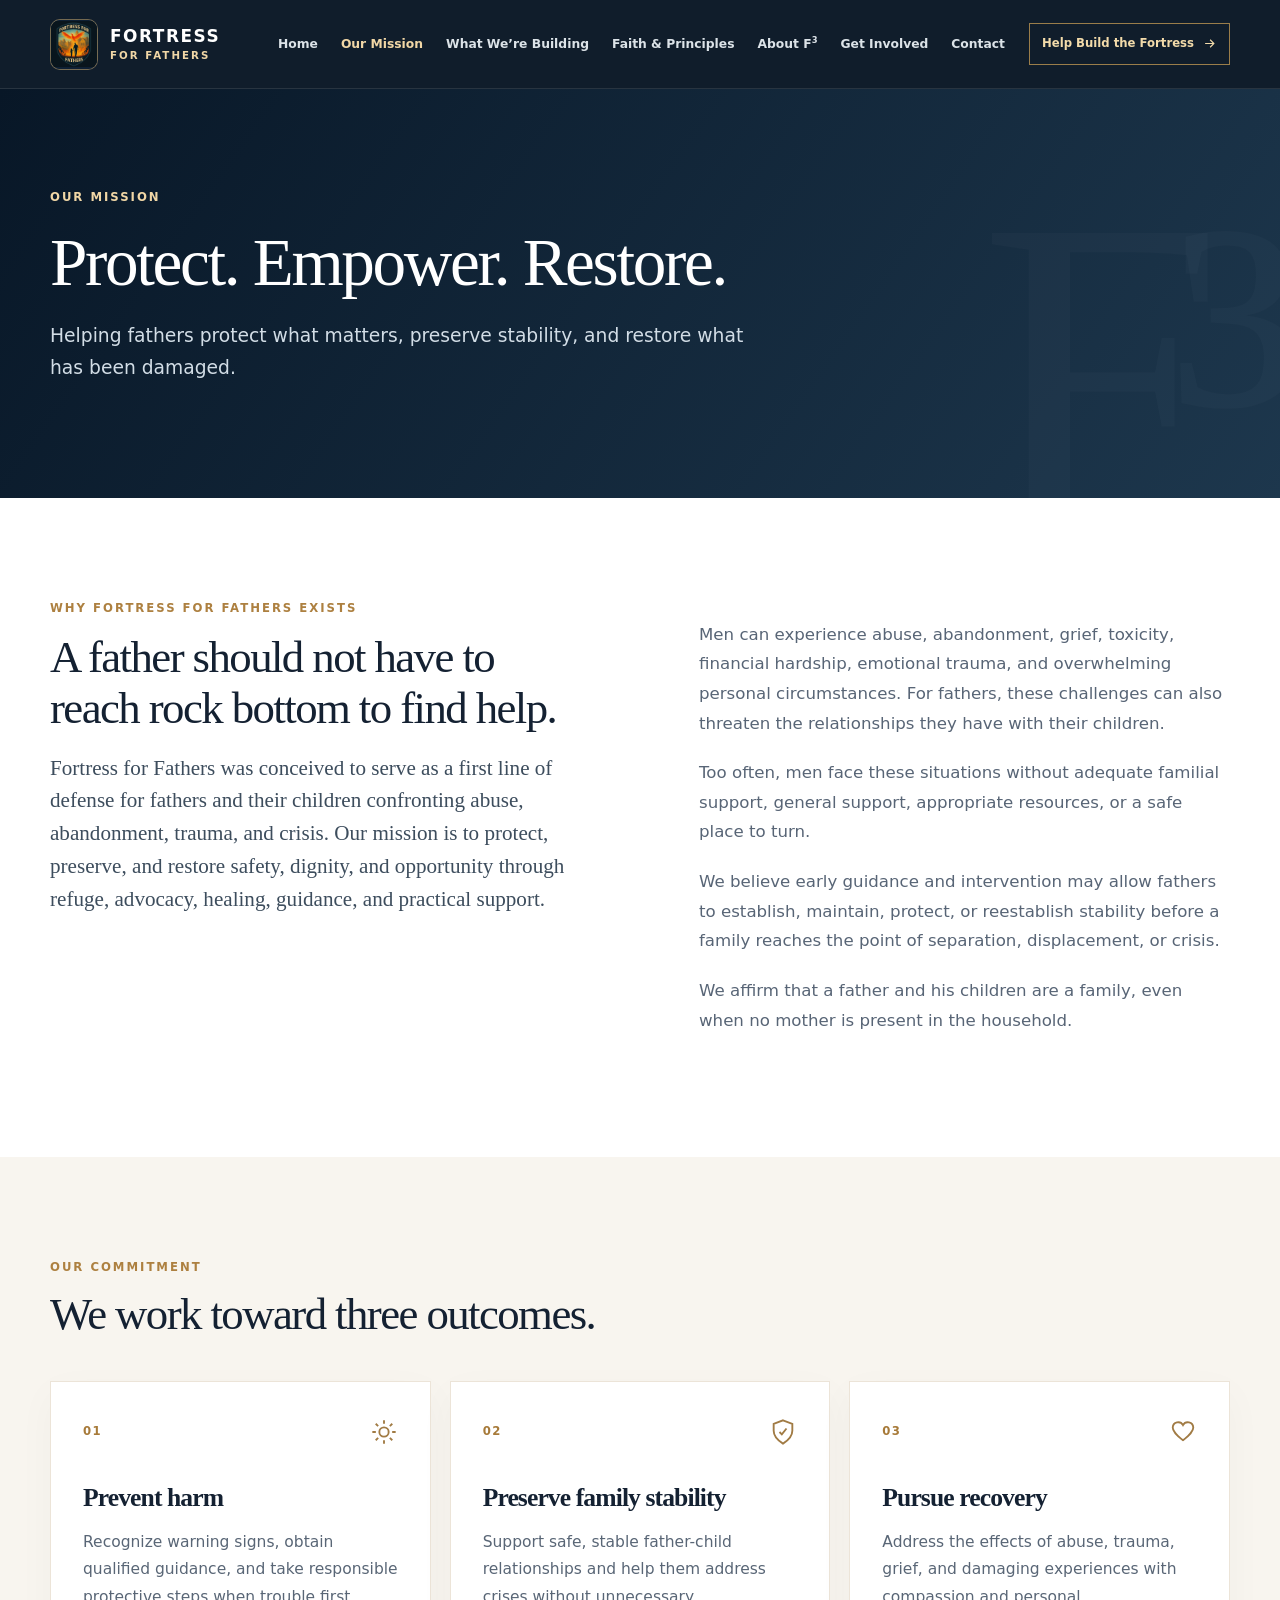
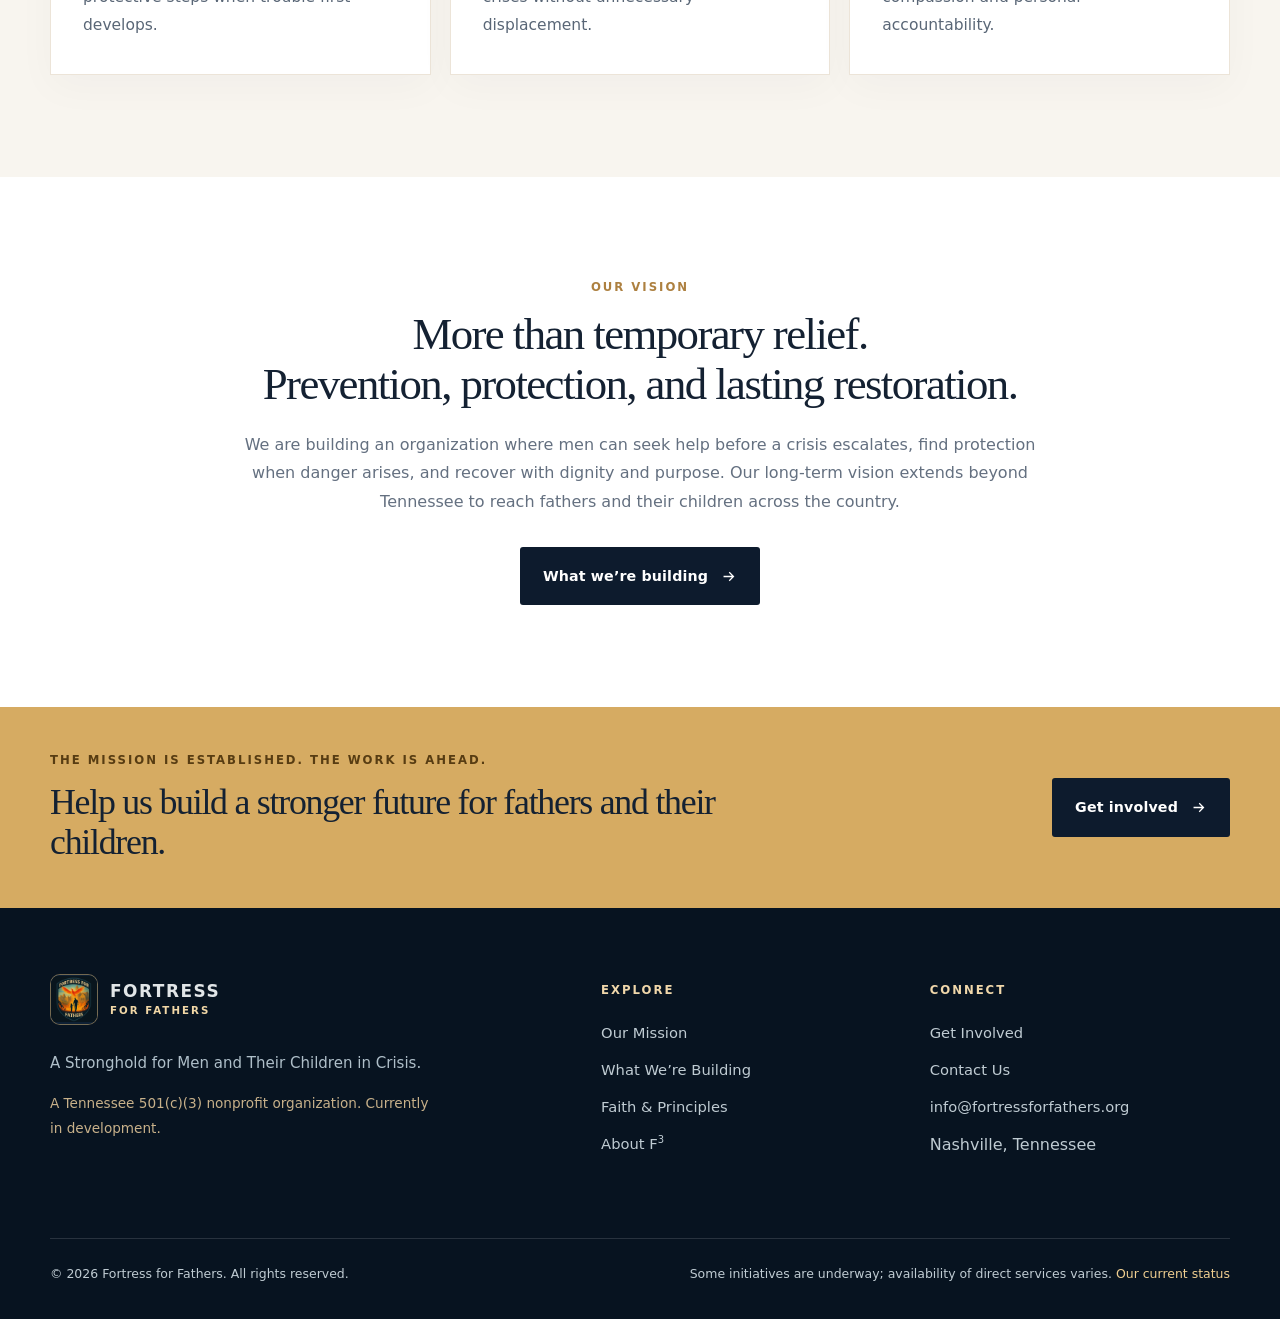
<file: mission.html>
<!DOCTYPE html>

<html lang="en"><head><meta charset="utf-8"/><meta content="width=device-width,initial-scale=1" name="viewport"/><meta content="#0c1b2e" name="theme-color"/><meta content="The Fortress for Fathers mission emphasizes prevention, protection, and restoration for fathers and their children." name="description"/><link href="https://fortressforfathers.org/mission.html" rel="canonical"/><link href="favicon.svg" rel="icon" type="image/svg+xml"/><link href="styles.css" rel="stylesheet"/><title>Our Mission | Fortress for Fathers</title></head><body data-page="mission.html"><a class="skip-link" href="#main">Skip to content</a><header class="site-header"><div class="header-inner container"><a aria-label="Fortress for Fathers home" class="brand" href="index.html"><span class="brand-mark"><span aria-hidden="true" class="mark-fallback">F³</span><img alt="" onerror="this.style.display='none'" src="logo.png"/></span><span class="brand-name">FORTRESS <small>FOR FATHERS</small></span></a><button aria-controls="main-nav" aria-expanded="false" aria-label="Open navigation" class="mobile-toggle"><span></span><span></span><span></span></button><nav aria-label="Main navigation" class="site-nav" id="main-nav"><a data-nav="index.html" href="index.html">Home</a>
<a data-nav="mission.html" href="mission.html">Our Mission</a>
<a data-nav="programs.html" href="programs.html">What We’re Building</a>
<a data-nav="faith.html" href="faith.html">Faith &amp; Principles</a>
<a aria-label="About F cubed, Fortress for Fathers" data-nav="about.html" href="about.html">About F<sup>3</sup></a>
<a data-nav="get-involved.html" href="get-involved.html">Get Involved</a>
<a data-nav="contact.html" href="contact.html">Contact</a></nav><a class="header-cta" href="get-involved.html">Help Build the Fortress <svg aria-hidden="true" fill="none" stroke="currentColor" stroke-width="1.8" viewbox="0 0 24 24"><path d="M5 12h14m-6-6 6 6-6 6"></path></svg></a></div></header><main id="main"><section class="page-hero"><div class="container"><div class="page-hero-text"><p class="kicker">OUR MISSION</p><h1>Protect. Empower. Restore.</h1><p class="page-intro">Helping fathers protect what matters, preserve stability, and restore what has been damaged.</p></div><div aria-hidden="true" class="hero-watermark">F³</div></div></section><section class="section-pad"><div class="container prose-layout"><div class="prose-lead"><p class="kicker">WHY FORTRESS FOR FATHERS EXISTS</p><h2>A father should not have to reach rock bottom to find help.</h2><p class="large">Fortress for Fathers was conceived to serve as a first line of defense for fathers and their children confronting abuse, abandonment, trauma, and crisis. Our mission is to protect, preserve, and restore safety, dignity, and opportunity through refuge, advocacy, healing, guidance, and practical support.</p></div><div class="prose-copy"><p>Men can experience abuse, abandonment, grief, toxicity, financial hardship, emotional trauma, and overwhelming personal circumstances. For fathers, these challenges can also threaten the relationships they have with their children.</p><p>Too often, men face these situations without adequate familial support, general support, appropriate resources, or a safe place to turn.</p><p>We believe early guidance and intervention may allow fathers to establish, maintain, protect, or reestablish stability before a family reaches the point of separation, displacement, or crisis.</p><p>We affirm that a father and his children are a family, even when no mother is present in the household.</p></div></div></section><section class="principles section-pad"><div class="container"><div class="section-heading"><p class="kicker">OUR COMMITMENT</p><h2>We work toward three outcomes.</h2></div><div class="pillar-grid"><article class="pillar-card"><div class="pillar-top"><span class="pillar-num">01</span><span class="pillar-icon"><svg aria-hidden="true" fill="none" stroke="currentColor" stroke-width="1.6" viewbox="0 0 24 24"><circle cx="12" cy="12" r="4"></circle><path d="M12 2v3m0 14v3M2 12h3m14 0h3M4.9 4.9 7 7m10 10 2.1 2.1M19.1 4.9 17 7M7 17l-2.1 2.1"></path></svg></span></div><h3>Prevent harm</h3><p>Recognize warning signs, obtain qualified guidance, and take responsible protective steps when trouble first develops.</p></article><article class="pillar-card"><div class="pillar-top"><span class="pillar-num">02</span><span class="pillar-icon"><svg aria-hidden="true" fill="none" stroke="currentColor" stroke-width="1.6" viewbox="0 0 24 24"><path d="M12 2 20 5v6c0 5-3.3 8.1-8 11-4.7-2.9-8-6-8-11V5l8-3Z"></path><path d="m9 12 2 2 4-5"></path></svg></span></div><h3>Preserve family stability</h3><p>Support safe, stable father-child relationships and help them address crises without unnecessary displacement.</p></article><article class="pillar-card"><div class="pillar-top"><span class="pillar-num">03</span><span class="pillar-icon"><svg aria-hidden="true" fill="none" stroke="currentColor" stroke-width="1.6" viewbox="0 0 24 24"><path d="M20.8 8.2c0 4.5-8.8 10.8-8.8 10.8S3.2 12.7 3.2 8.2a4.7 4.7 0 0 1 8.8-2.1 4.7 4.7 0 0 1 8.8 2.1Z"></path></svg></span></div><h3>Pursue recovery</h3><p>Address the effects of abuse, trauma, grief, and damaging experiences with compassion and personal accountability.</p></article></div></div></section><section class="section-pad"><div class="container center-cta"><p class="kicker">OUR VISION</p><h2>More than temporary relief.<br/>Prevention, protection, and lasting restoration.</h2><p>We are building an organization where men can seek help before a crisis escalates, find protection when danger arises, and recover with dignity and purpose. Our long-term vision extends beyond Tennessee to reach fathers and their children across the country.</p><a class="btn btn-dark" href="programs.html">What we’re building <svg aria-hidden="true" fill="none" stroke="currentColor" stroke-width="1.8" viewbox="0 0 24 24"><path d="M5 12h14m-6-6 6 6-6 6"></path></svg></a></div></section></main><section class="footer-cta"><div class="container footer-cta-inner"><div><p class="kicker">THE MISSION IS ESTABLISHED. THE WORK IS AHEAD.</p><h2>Help us build a stronger future for fathers and their children.</h2></div><a class="btn btn-gold" href="get-involved.html">Get involved <svg aria-hidden="true" fill="none" stroke="currentColor" stroke-width="1.8" viewbox="0 0 24 24"><path d="M5 12h14m-6-6 6 6-6 6"></path></svg></a></div></section><footer class="site-footer"><div class="container footer-grid"><div><a class="brand footer-brand" href="index.html"><span class="brand-mark"><span aria-hidden="true" class="mark-fallback">F³</span><img alt="" onerror="this.style.display='none'" src="logo.png"/></span><span class="brand-name">FORTRESS <small>FOR FATHERS</small></span></a><p>A Stronghold for Men and Their Children in Crisis.</p><p class="footer-status">A Tennessee 501(c)(3) nonprofit organization. Currently in development.</p></div><div><h3>Explore</h3><a href="mission.html">Our Mission</a><a href="programs.html">What We’re Building</a><a href="faith.html">Faith &amp; Principles</a><a href="about.html">About F<sup>3</sup></a></div><div><h3>Connect</h3><a href="get-involved.html">Get Involved</a><a href="contact.html">Contact Us</a><a href="mailto:info@fortressforfathers.org">info@fortressforfathers.org</a><span>Nashville, Tennessee</span></div></div><div class="container footer-bottom"><span>© <span id="year">2026</span> Fortress for Fathers. All rights reserved.</span><span>Some initiatives are underway; availability of direct services varies. <a href="about.html#current-status">Our current status</a></span></div></footer><script defer="" src="script.js"></script></body></html>
</file>
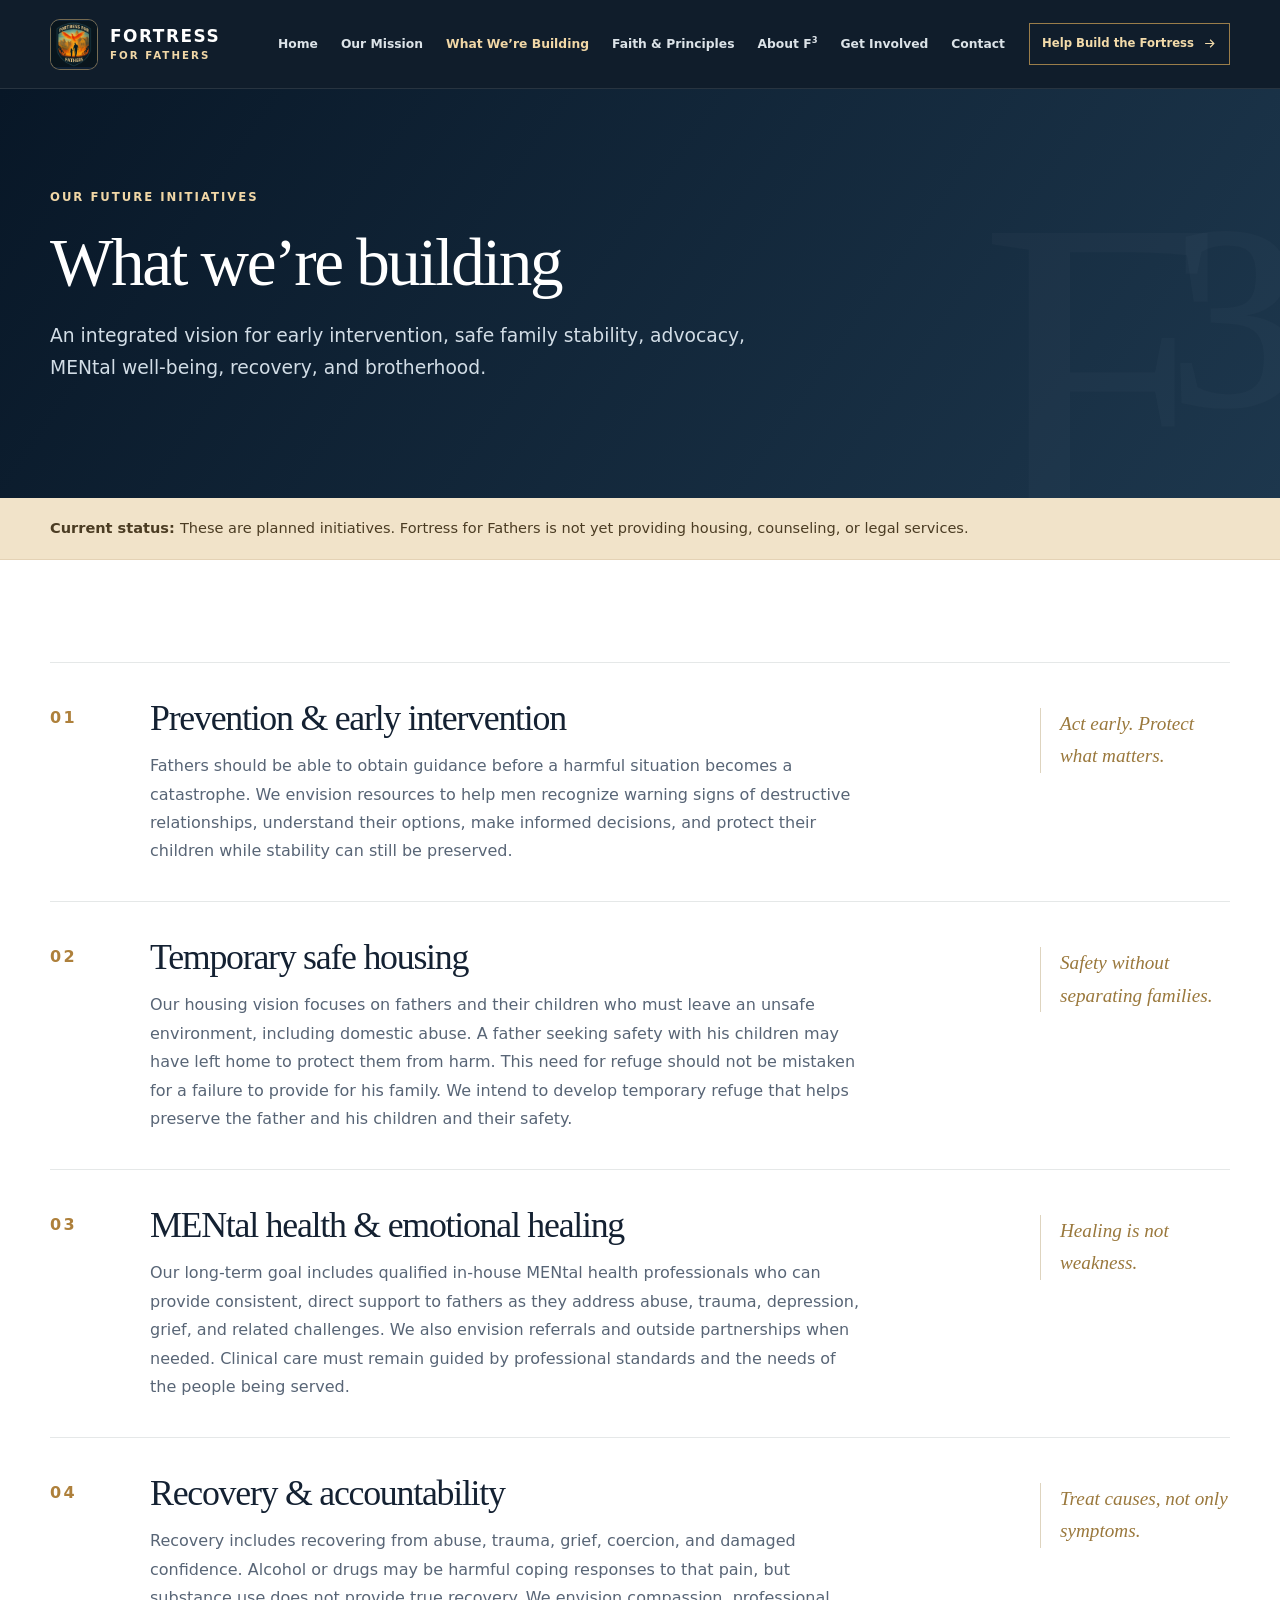
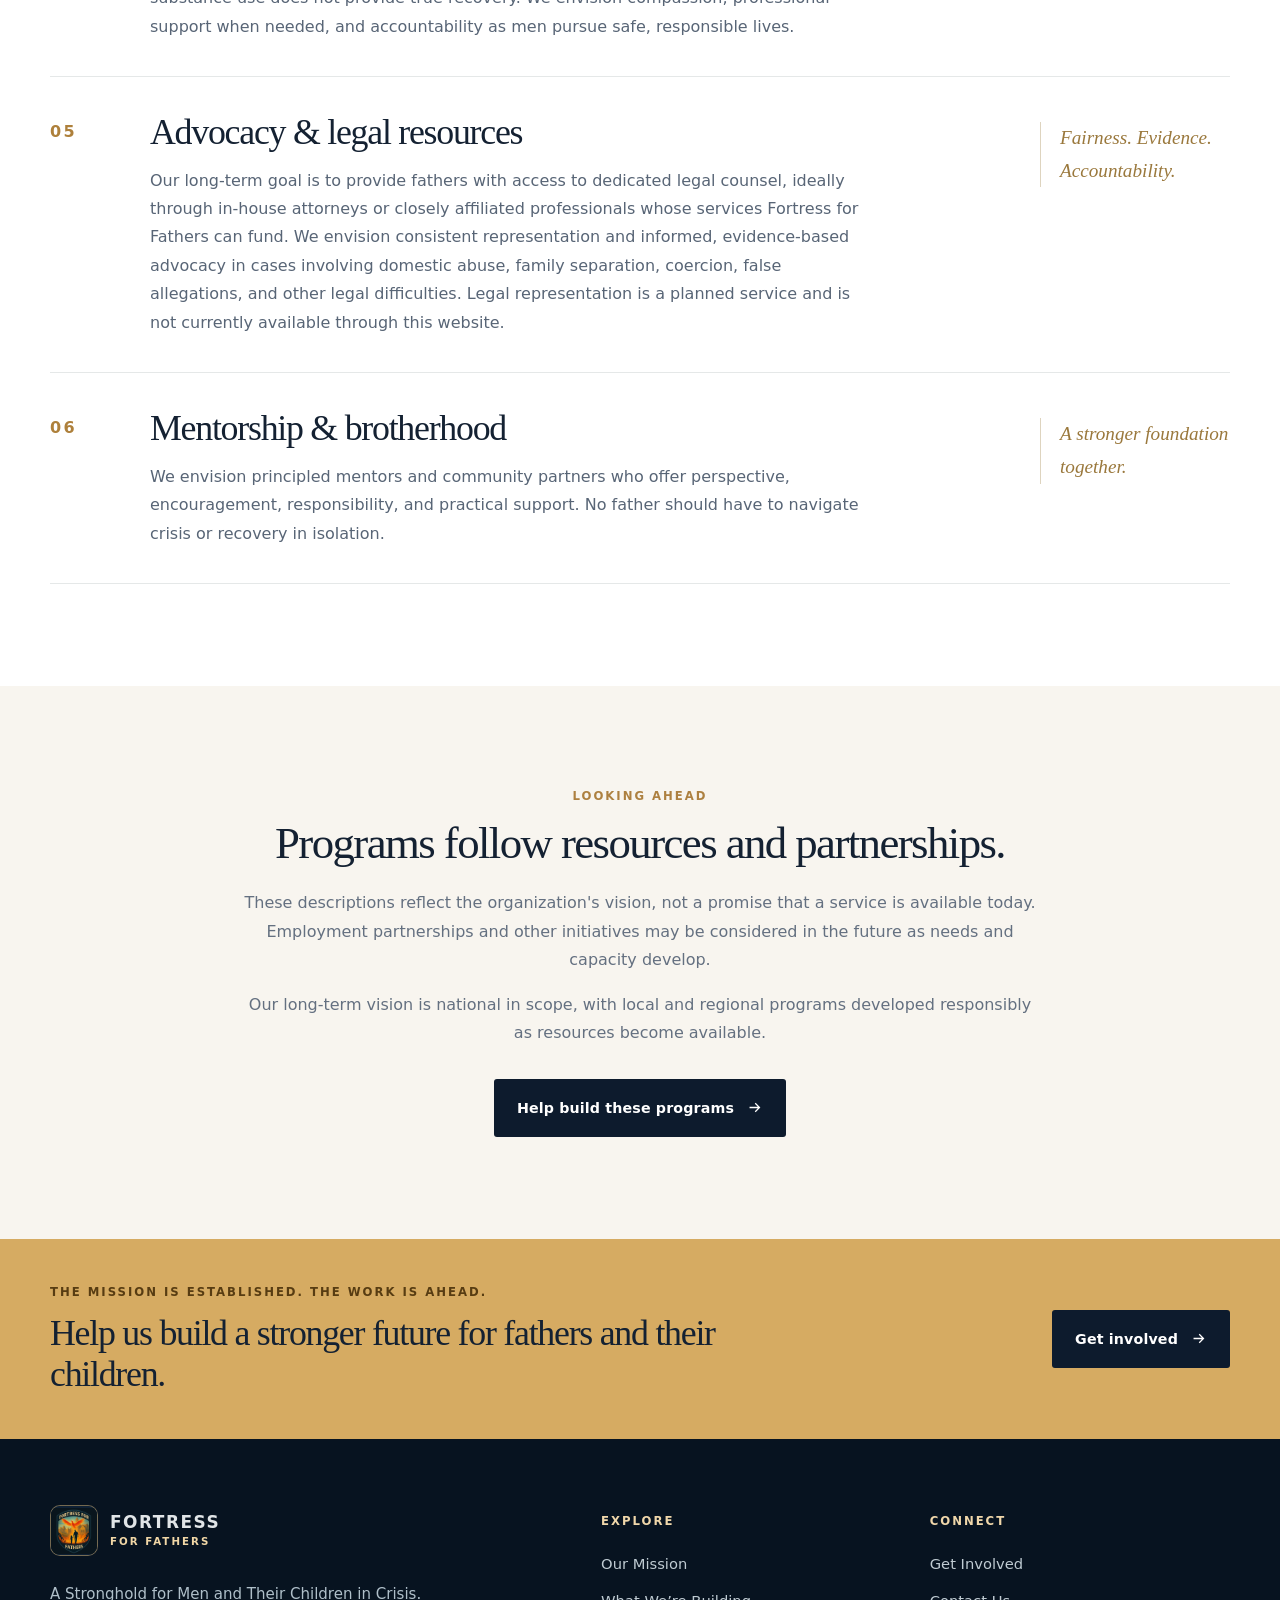
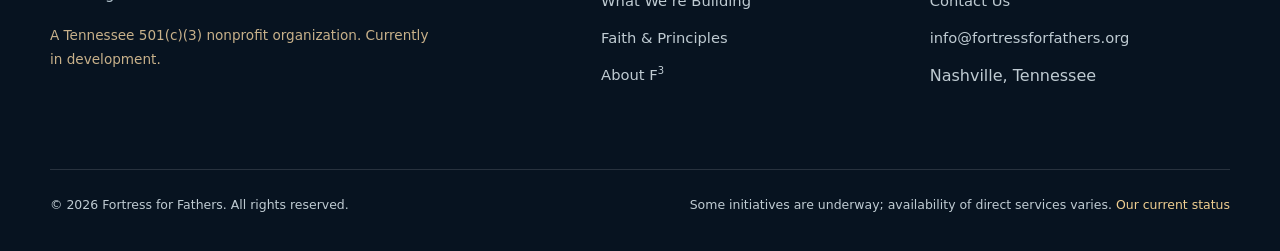
<file: programs.html>
<!DOCTYPE html>

<html lang="en"><head><meta charset="utf-8"/><meta content="width=device-width,initial-scale=1" name="viewport"/><meta content="#0c1b2e" name="theme-color"/><meta content="Discover the planned initiatives of Fortress for Fathers: prevention, safe housing, MENtal well-being, recovery, advocacy, and mentorship." name="description"/><link href="https://fortressforfathers.org/programs.html" rel="canonical"/><link href="favicon.svg" rel="icon" type="image/svg+xml"/><link href="styles.css" rel="stylesheet"/><title>What We’re Building | Fortress for Fathers</title></head><body data-page="programs.html"><a class="skip-link" href="#main">Skip to content</a><header class="site-header"><div class="header-inner container"><a aria-label="Fortress for Fathers home" class="brand" href="index.html"><span class="brand-mark"><span aria-hidden="true" class="mark-fallback">F³</span><img alt="" onerror="this.style.display='none'" src="logo.png"/></span><span class="brand-name">FORTRESS <small>FOR FATHERS</small></span></a><button aria-controls="main-nav" aria-expanded="false" aria-label="Open navigation" class="mobile-toggle"><span></span><span></span><span></span></button><nav aria-label="Main navigation" class="site-nav" id="main-nav"><a data-nav="index.html" href="index.html">Home</a>
<a data-nav="mission.html" href="mission.html">Our Mission</a>
<a data-nav="programs.html" href="programs.html">What We’re Building</a>
<a data-nav="faith.html" href="faith.html">Faith &amp; Principles</a>
<a aria-label="About F cubed, Fortress for Fathers" data-nav="about.html" href="about.html">About F<sup>3</sup></a>
<a data-nav="get-involved.html" href="get-involved.html">Get Involved</a>
<a data-nav="contact.html" href="contact.html">Contact</a></nav><a class="header-cta" href="get-involved.html">Help Build the Fortress <svg aria-hidden="true" fill="none" stroke="currentColor" stroke-width="1.8" viewbox="0 0 24 24"><path d="M5 12h14m-6-6 6 6-6 6"></path></svg></a></div></header><main id="main"><section class="page-hero"><div class="container"><div class="page-hero-text"><p class="kicker">OUR FUTURE INITIATIVES</p><h1>What we’re building</h1><p class="page-intro">An integrated vision for early intervention, safe family stability, advocacy, MENtal well-being, recovery, and brotherhood.</p></div><div aria-hidden="true" class="hero-watermark">F³</div></div></section><section class="notice-strip"><div class="container"><strong>Current status: </strong>These are planned initiatives. Fortress for Fathers is not yet providing housing, counseling, or legal services.</div></section><section class="section-pad"><div class="container program-list"><article class="program-row"><div class="program-number">01</div><div><h2>Prevention &amp; early intervention</h2><p>Fathers should be able to obtain guidance before a harmful situation becomes a catastrophe. We envision resources to help men recognize warning signs of destructive relationships, understand their options, make informed decisions, and protect their children while stability can still be preserved.</p></div><div class="program-aside">Act early. Protect what matters.</div></article><article class="program-row"><div class="program-number">02</div><div><h2>Temporary safe housing</h2><p>Our housing vision focuses on fathers and their children who must leave an unsafe environment, including domestic abuse. A father seeking safety with his children may have left home to protect them from harm. This need for refuge should not be mistaken for a failure to provide for his family. We intend to develop temporary refuge that helps preserve the father and his children and their safety.</p></div><div class="program-aside">Safety without separating families.</div></article><article class="program-row"><div class="program-number">03</div><div><h2>MENtal health &amp; emotional healing</h2><p>Our long-term goal includes qualified in-house MENtal health professionals who can provide consistent, direct support to fathers as they address abuse, trauma, depression, grief, and related challenges. We also envision referrals and outside partnerships when needed. Clinical care must remain guided by professional standards and the needs of the people being served.</p></div><div class="program-aside">Healing is not weakness.</div></article><article class="program-row"><div class="program-number">04</div><div><h2>Recovery &amp; accountability</h2><p>Recovery includes recovering from abuse, trauma, grief, coercion, and damaged confidence. Alcohol or drugs may be harmful coping responses to that pain, but substance use does not provide true recovery. We envision compassion, professional support when needed, and accountability as men pursue safe, responsible lives.</p></div><div class="program-aside">Treat causes, not only symptoms.</div></article><article class="program-row"><div class="program-number">05</div><div><h2>Advocacy &amp; legal resources</h2><p>Our long-term goal is to provide fathers with access to dedicated legal counsel, ideally through in-house attorneys or closely affiliated professionals whose services Fortress for Fathers can fund. We envision consistent representation and informed, evidence-based advocacy in cases involving domestic abuse, family separation, coercion, false allegations, and other legal difficulties. Legal representation is a planned service and is not currently available through this website.</p></div><div class="program-aside">Fairness. Evidence. Accountability.</div></article><article class="program-row"><div class="program-number">06</div><div><h2>Mentorship &amp; brotherhood</h2><p>We envision principled mentors and community partners who offer perspective, encouragement, responsibility, and practical support. No father should have to navigate crisis or recovery in isolation.</p></div><div class="program-aside">A stronger foundation together.</div></article></div></section><section class="section-pad cream-section"><div class="container center-cta"><p class="kicker">LOOKING AHEAD</p><h2>Programs follow resources and partnerships.</h2><p>These descriptions reflect the organization's vision, not a promise that a service is available today. Employment partnerships and other initiatives may be considered in the future as needs and capacity develop.</p><p>Our long-term vision is national in scope, with local and regional programs developed responsibly as resources become available.</p><a class="btn btn-dark" href="get-involved.html">Help build these programs <svg aria-hidden="true" fill="none" stroke="currentColor" stroke-width="1.8" viewbox="0 0 24 24"><path d="M5 12h14m-6-6 6 6-6 6"></path></svg></a></div></section></main><section class="footer-cta"><div class="container footer-cta-inner"><div><p class="kicker">THE MISSION IS ESTABLISHED. THE WORK IS AHEAD.</p><h2>Help us build a stronger future for fathers and their children.</h2></div><a class="btn btn-gold" href="get-involved.html">Get involved <svg aria-hidden="true" fill="none" stroke="currentColor" stroke-width="1.8" viewbox="0 0 24 24"><path d="M5 12h14m-6-6 6 6-6 6"></path></svg></a></div></section><footer class="site-footer"><div class="container footer-grid"><div><a class="brand footer-brand" href="index.html"><span class="brand-mark"><span aria-hidden="true" class="mark-fallback">F³</span><img alt="" onerror="this.style.display='none'" src="logo.png"/></span><span class="brand-name">FORTRESS <small>FOR FATHERS</small></span></a><p>A Stronghold for Men and Their Children in Crisis.</p><p class="footer-status">A Tennessee 501(c)(3) nonprofit organization. Currently in development.</p></div><div><h3>Explore</h3><a href="mission.html">Our Mission</a><a href="programs.html">What We’re Building</a><a href="faith.html">Faith &amp; Principles</a><a href="about.html">About F<sup>3</sup></a></div><div><h3>Connect</h3><a href="get-involved.html">Get Involved</a><a href="contact.html">Contact Us</a><a href="mailto:info@fortressforfathers.org">info@fortressforfathers.org</a><span>Nashville, Tennessee</span></div></div><div class="container footer-bottom"><span>© <span id="year">2026</span> Fortress for Fathers. All rights reserved.</span><span>Some initiatives are underway; availability of direct services varies. <a href="about.html#current-status">Our current status</a></span></div></footer><script defer="" src="script.js"></script></body></html>
</file>
<file: styles.css>
/* Fortress for Fathers | custom static design | 2026 */
:root{--navy:#0d1b2d;--deep:#081322;--ink:#142132;--muted:#576477;--gold:#d5a558;--gold-light:#f1d7a6;--cream:#f8f5ef;--paper:#fffcf7;--line:#e6e2d9;--white:#fff;--radius:17px;--max:1180px}
*{box-sizing:border-box}html{scroll-behavior:smooth}body{margin:0;color:var(--ink);font-family:Inter,ui-sans-serif,system-ui,-apple-system,"Segoe UI",Arial,sans-serif;font-size:16px;line-height:1.7;background:#fff}button,input{font:inherit}a{color:inherit;text-decoration:none}a:hover{text-decoration:none}svg{width:19px;height:19px;vertical-align:middle}h1,h2,h3,p,blockquote{margin-top:0}h1,h2,h3{line-height:1.13;letter-spacing:-.035em}h1,h2{font-family:Georgia,"Times New Roman",serif;font-weight:500}h1{font-size:clamp(2.9rem,5.25vw,5.75rem)}h2{font-size:clamp(2.1rem,3.5vw,3.55rem)}h3{font-size:1.4rem}p{line-height:1.78}em{font-weight:400;color:var(--gold);font-style:italic}.container{width:min(calc(100% - 64px),var(--max));margin:auto}.section-pad{padding:102px 0}.kicker{font-size:.73rem;font-weight:800;letter-spacing:.17em;text-transform:uppercase;color:#ad8040;line-height:1.5}.skip-link{position:absolute;left:10px;top:-80px;background:white;padding:12px;z-index:999}.skip-link:focus{top:12px}:focus-visible{outline:3px solid #cf8d30;outline-offset:4px}
.site-header{position:sticky;top:0;z-index:50;background:rgba(9,22,37,.97);color:white;border-bottom:1px solid rgba(255,255,255,.10);backdrop-filter:blur(12px)}.header-inner{display:flex;align-items:center;gap:24px;height:88px}.brand{display:inline-flex;gap:12px;align-items:center;min-width:max-content}.brand-name{font-size:1.06rem;line-height:.95;font-weight:900;letter-spacing:.09em}.brand-name small{display:block;letter-spacing:.20em;font-size:.64rem;margin-top:7px;color:var(--gold-light)}.brand-mark{display:grid;place-items:center;position:relative;width:48px;height:51px;overflow:hidden;border:1px solid rgba(215,175,104,.5);border-radius:10px;background:linear-gradient(145deg,#172b42,#0e2037)}.brand-mark img{position:absolute;z-index:2;inset:0;width:100%;height:100%;object-fit:contain;background:#0e2034}.mark-fallback{font-family:Georgia,serif;font-size:1.15rem;color:var(--gold-light);font-weight:bold}.site-nav{margin-left:auto;display:flex;gap:23px;align-items:center}.site-nav a{font-size:.77rem;font-weight:650;color:#dce3e8;white-space:nowrap;transition:color .2s}.site-nav a:hover,.site-nav a[aria-current=page]{color:var(--gold-light)}.header-cta{border:1px solid rgba(213,165,88,.7);padding:11px 16px;color:#f3dbaa;font-size:.78rem;font-weight:750;white-space:nowrap;display:inline-flex;align-items:center;gap:8px}.header-cta svg{width:15px}.header-cta:hover{background:var(--gold);color:var(--navy)}.mobile-toggle{display:none}
.btn{display:inline-flex;align-items:center;justify-content:center;gap:12px;padding:16px 22px;font-weight:800;font-size:.89rem;letter-spacing:.01em;min-height:56px;border-radius:3px;transition:transform .18s,background .18s,color .18s;border:1px solid transparent}.btn:hover{transform:translateY(-2px)}.btn svg{width:17px}.btn-gold{background:var(--gold);color:#0d1b2d}.btn-gold:hover{background:#e7be7a}.btn-outline{color:#fff;border-color:rgba(255,255,255,.48)}.btn-outline:hover{background:#fff;color:var(--navy)}.btn-dark{color:#fff;background:var(--navy)}.btn-dark:hover{background:#253e59}.text-link{display:inline-flex;align-items:center;gap:10px;color:#a36e26;font-weight:800;border-bottom:1px solid #ae853e;padding-bottom:5px}.text-link svg{width:16px}.text-link:hover{gap:17px}
.hero{background:radial-gradient(circle at 77% 40%,#213e53 0%,transparent 42%),linear-gradient(145deg,#081523,#102438 62%,#122b39);color:white;overflow:hidden;position:relative}.hero:before{content:"";position:absolute;right:-13vw;top:-34vw;width:68vw;height:68vw;border:1px solid #ffffff12;border-radius:50%}.hero-grid{display:grid;grid-template-columns:1.12fr .88fr;align-items:center;min-height:690px;gap:40px;padding-top:78px;padding-bottom:80px}.hero-copy{position:relative;z-index:1}.hero-kicker{color:#f0c77b;display:flex;gap:16px;align-items:center;font-size:clamp(.93rem,1.2vw,1.08rem);line-height:1.55;letter-spacing:.105em;max-width:560px}.kicker-line{width:42px;height:1px;background:var(--gold)}.hero h1{font-size:clamp(2.85rem,4.9vw,5.15rem);margin:24px 0 17px;line-height:1.09;max-width:760px}.hero-tagline{color:#f1d6a5;font-weight:750;font-size:1.12rem;margin-bottom:23px}.hero-text{max-width:600px;color:#d4dee6;font-size:1.02rem;line-height:1.85}.hero-actions{display:flex;gap:12px;flex-wrap:wrap;margin:28px 0}.hero-proof{font-size:.79rem;color:#d3dbe3;display:flex;align-items:center;gap:10px;padding-top:11px}.status-dot{width:7px;height:7px;display:inline-block;border-radius:50%;background:#cdae73;box-shadow:0 0 0 5px #cdae7322}.hero-visual{height:580px;position:relative;display:grid;place-items:center}.crest-orbit{position:absolute;border-radius:50%;border:1px solid #d5a55835}.orbit-outer{width:100%;max-width:560px;aspect-ratio:1}.orbit-inner{width:78%;max-width:430px;aspect-ratio:1;border-style:dashed;opacity:.6}.crest-panel{position:relative;width:min(81%,410px);height:430px;border:1px solid #d5a55855;background:linear-gradient(160deg,#1b344b,#0c1b2d);box-shadow:0 28px 80px #0005,inset 0 0 100px #d5a5580c;display:flex;flex-direction:column;justify-content:space-around;align-items:center;padding:20px;transform:rotate(-3deg)}.crest-caption{font-weight:800;font-size:.67rem;letter-spacing:.18em;color:#f1d6a5;text-align:center}.crest-caption span{margin:0 8px}.crest-image{height:270px;width:270px;max-width:100%;position:relative;border-radius:50%;border:1px solid #ffffff23;display:grid;place-items:center;background:radial-gradient(circle,#4b4339 0%,#253d48 65%,#192c42 100%);overflow:hidden}.crest-image img{position:absolute;inset:0;width:100%;height:100%;object-fit:contain}.crest-fallback{font-family:Georgia,serif;color:var(--gold);font-size:5rem;letter-spacing:-.05em}.crest-phrase{font-family:Georgia,serif;font-style:italic;color:#dcd4c9;font-size:1rem;text-align:center}.hero-side-label{position:absolute;right:-30px;top:50%;transform:rotate(90deg) translateY(-80%);font-size:.66rem;letter-spacing:.3em;color:#bdb8ac}.hero-bottom-line{height:6px;background:linear-gradient(90deg,var(--gold) 0 32%,#386073 32% 68%,#182a3b 68%)}
.intro-layout{display:grid;grid-template-columns:1fr 1fr;gap:10%;align-items:start}.intro-statement h2{max-width:530px}.intro-body{padding-top:10px;color:#435064}.intro-body p:first-child{font-size:1.13rem;color:#263447}.intro-body p{margin-bottom:18px}.section-heading{max-width:740px;margin-bottom:42px}.section-heading h2{margin:12px 0 17px}.section-heading>p:last-child{max-width:700px;color:#5d6977}.principles{background:var(--cream)}.pillar-grid{display:grid;grid-template-columns:repeat(3,1fr);gap:19px}.pillar-card{background:var(--white);padding:35px 32px 35px;border:1px solid #ece4d8;min-height:285px;box-shadow:0 12px 38px #15233908}.pillar-top{display:flex;justify-content:space-between;align-items:center;margin-bottom:38px;color:#a77a39}.pillar-num{font-size:.73rem;font-weight:850;letter-spacing:.12em}.pillar-icon{color:#a17b44}.pillar-icon svg{width:28px;height:28px}.pillar-card h3{font-family:Georgia,serif;font-size:1.6rem;margin:0 0 16px}.pillar-card p{color:#596676;font-size:.97rem;margin:0}.quote-band{background:#e9dec9;padding:60px 0}.quote-inner{display:flex;align-items:center;justify-content:center;flex-direction:column;text-align:center}.decor-quote{font:100px Georgia;color:#ac8748;height:56px;line-height:1}.quote-inner blockquote{font:normal clamp(1.6rem,3vw,2.8rem)/1.36 Georgia,serif;max-width:840px;letter-spacing:-.025em;margin:22px 0}.quote-caption{font-weight:800;letter-spacing:.18em;font-size:.7rem;color:#87672f}.split-grid{display:grid;grid-template-columns:.95fr 1.05fr;gap:9%;align-items:center}.mission-visual{height:450px;position:relative;overflow:hidden;background:linear-gradient(155deg,#0b1d30,#254050);color:#fff;padding:37px}.visual-heading{position:relative;z-index:2;letter-spacing:.17em;font-size:.76rem;font-weight:800;color:#f4d9aa}.visual-shape{position:absolute;border:1px solid #d1a4516e;transform:rotate(38deg)}.visual-shape.one{width:410px;height:410px;top:120px;right:-90px}.visual-shape.two{width:310px;height:310px;top:170px;right:26px}.visual-words{font:normal clamp(2.1rem,4vw,4rem)/1.12 Georgia;position:absolute;left:38px;bottom:35px;letter-spacing:-.04em}.split-copy h2{margin:15px 0 22px}.split-copy p{color:#586576;max-width:560px}.split-copy .btn{margin-top:15px}.issues{background:#f9fafb}.issue-layout{display:grid;grid-template-columns:1.2fr .8fr;gap:11%;align-items:center}.issue-layout .section-heading{margin-bottom:22px}.issue-layout p{color:#586576}.issue-aside{background:#0e253a;color:white;padding:48px;border-left:5px solid var(--gold)}.aside-label{color:var(--gold-light);font-size:.75rem;font-weight:750;letter-spacing:.15em}.issue-aside h3{font-family:Georgia,serif;font-size:2rem;line-height:1.3;margin:19px 0}.issue-aside p{color:#d1dde4}.build-section{background:linear-gradient(115deg,#071522,#142e42);color:white}.build-layout{display:grid;grid-template-columns:1.24fr .76fr;gap:8%;align-items:center}.build-copy h2{font-size:clamp(2.2rem,4.3vw,4.45rem)}.build-copy>p:not(.kicker){color:#d0dce2;max-width:710px}.build-card{background:#fff;color:#1a2839;padding:44px 36px;transform:rotate(2deg);box-shadow:16px 18px #d2a45528}.build-card-label{color:#8e652d;font-weight:850;font-size:.7rem;letter-spacing:.18em}.build-stat{font:normal 6.5rem Georgia;line-height:1.4;letter-spacing:-.09em;color:#172b40}.build-stat span{font-size:2.5rem;color:#c4a46e}.build-card h3{font:normal 2.1rem Georgia;max-width:250px;margin-top:25px}.build-card p{color:#536172}.build-rule{height:1px;background:#e8e4db;margin:28px 0}.build-small{font-size:.87rem}
.page-hero{background:linear-gradient(125deg,#081727,#1d374d);color:#fff;position:relative;overflow:hidden;padding:100px 0 95px}.page-hero .container{position:relative}.page-hero-text{max-width:850px;z-index:2;position:relative}.page-hero .kicker{color:var(--gold-light)}.page-hero h1{margin:18px 0 20px;font-size:clamp(2.9rem,5.25vw,5.55rem)}.page-intro{font-size:1.17rem;line-height:1.7;max-width:730px;color:#d2dde6}.hero-watermark{position:absolute;right:-20px;top:-190px;color:#ffffff05;font-family:Georgia,serif;font-size:440px;letter-spacing:-.12em;pointer-events:none}.prose-layout{display:grid;grid-template-columns:1fr 1fr;gap:10%;align-items:start}.prose-lead h2{margin:15px 0 18px}.prose-lead .large{font-family:Georgia,serif;font-size:1.32rem;line-height:1.55;color:#3d4d5d}.prose-copy{padding-top:20px}.prose-copy p{color:#586576;font-size:1.04rem;margin-bottom:20px}.center-cta{text-align:center;max-width:800px}.center-cta h2{margin:12px 0 21px}.center-cta p:not(.kicker){color:#647080}.center-cta .btn{margin-top:15px}.notice-strip{background:#f1e3c9;color:#4b3c23;padding:18px 0;font-size:.91rem;border-bottom:1px solid #e4d2b5}.program-list{display:flex;flex-direction:column}.program-row{display:grid;grid-template-columns:70px 1fr 190px;gap:30px;padding:35px 0;border-bottom:1px solid #e5e8e8;align-items:start}.program-row:first-child{border-top:1px solid #e5e8e8}.program-number{color:#ae803b;font-weight:900;letter-spacing:.15em;padding-top:6px}.program-row h2{font-size:clamp(1.65rem,2.8vw,2.6rem);margin-bottom:14px}.program-row p{max-width:710px;color:#586576;margin:0}.program-aside{font-family:Georgia,serif;color:#9a783c;font-style:italic;font-size:1.2rem;border-left:1px solid #ded4bf;padding-left:19px;margin-top:10px}.cream-section{background:var(--cream)}.status-section{background:var(--cream)}.status-section h2{margin-bottom:32px}.status-grid{display:grid;grid-template-columns:repeat(4,1fr);gap:16px}.status-tile{background:#fff;padding:28px 24px;border:1px solid #e9e4d9;min-height:215px}.tile-label{display:block;font-size:.69rem;font-weight:850;letter-spacing:.13em;color:#a07738;margin-bottom:24px}.status-tile strong{display:block;font-family:Georgia,serif;line-height:1.16;font-size:1.9rem;font-weight:500;white-space:normal}.status-tile p{font-size:.89rem;color:#687382;margin:14px 0 0}.contact-panel{display:flex;align-items:center;justify-content:space-between;gap:28px}.contact-panel>div{max-width:720px}.contact-page-grid{display:grid;grid-template-columns:1.2fr .8fr;gap:10%;align-items:start}.contact-feature h2{margin-bottom:24px}.contact-feature>p:not(.kicker){color:#596676}.contact-details{display:flex;flex-direction:column;margin:34px 0;gap:20px}.contact-details div{border-top:1px solid var(--line);padding-top:14px;display:flex;flex-direction:column;gap:5px}.contact-details span{font-size:.75rem;text-transform:uppercase;letter-spacing:.14em;font-weight:850;color:#9e793d}.contact-details a,.contact-details strong{font-size:1.1rem;font-weight:650;overflow-wrap:anywhere}.contact-details a{color:#245779}.contact-note{background:var(--cream);padding:44px 38px;border-top:4px solid var(--gold)}.note-icon{color:#9d713b}.note-icon svg{width:32px;height:32px}.contact-note h3{font-family:Georgia,serif;font-size:2rem;margin-top:20px}.contact-note p{color:#5b6875}.involved-grid .pillar-card{min-height:340px}
.footer-cta{background:#d6ab62;padding:45px 0}.footer-cta-inner{display:flex;align-items:center;justify-content:space-between;gap:30px}.footer-cta .kicker{color:#573c12}.footer-cta h2{font-size:clamp(1.7rem,2.8vw,2.7rem);max-width:730px;margin:10px 0 0}.footer-cta .btn{background:var(--navy);color:#fff;white-space:nowrap}.footer-cta .btn:hover{background:#274257}.site-footer{background:#071320;color:#e1e5e7;padding-top:66px}.footer-grid{display:grid;grid-template-columns:2fr 1fr 1.35fr;gap:9%;padding-bottom:70px}.footer-brand{margin-bottom:25px}.site-footer p{color:#afbfc9;margin:0 0 15px;max-width:380px;font-size:.94rem}.site-footer .footer-status{color:#c8b18a;font-size:.85rem}.site-footer h3{font-family:inherit;text-transform:uppercase;font-size:.73rem;letter-spacing:.17em;margin:10px 0 23px;color:#f0d7aa}.site-footer a:not(.brand){display:block;color:#bfcbd2;margin-bottom:12px;font-size:.92rem}.site-footer a:hover{color:var(--gold-light)}.site-footer span:not(.brand-mark):not(.mark-fallback):not(.brand-name){color:#bfcbd2}.footer-bottom{border-top:1px solid #ffffff22;display:flex;justify-content:space-between;gap:20px;padding:24px 0 35px;color:#9baab5;font-size:.78rem}.footer-bottom a{display:inline!important;color:#efce90!important;font-size:inherit!important}
@media(max-width:1180px){.site-nav{gap:13px}.site-nav a{font-size:.72rem}.header-cta{display:none}.hero-grid{min-height:630px}.hero h1{font-size:clamp(2.9rem,4.5vw,4.5rem)}}
@media(max-width:900px){.container{width:min(calc(100% - 38px),var(--max))}.header-inner{height:76px}.mobile-toggle{display:flex;margin-left:auto;flex-direction:column;justify-content:center;gap:6px;width:42px;height:42px;background:transparent;border:1px solid #ffffff30;padding:9px;cursor:pointer}.mobile-toggle span{height:2px;background:#fff;width:100%}.site-nav{display:none;position:absolute;top:76px;left:0;right:0;background:#0d2034;padding:20px;flex-direction:column;align-items:stretch;gap:0;border-bottom:1px solid #ffffff30;box-shadow:0 25px 36px #0004}.site-nav.is-open{display:flex}.site-nav a{padding:12px 7px;font-size:.94rem;border-bottom:1px solid #ffffff18}.hero-grid{grid-template-columns:1fr;gap:18px;padding-top:70px;padding-bottom:60px}.hero-visual{height:450px}.crest-panel{height:360px;max-width:360px}.crest-image{height:225px;width:225px}.intro-layout,.prose-layout,.split-grid,.issue-layout,.build-layout,.contact-page-grid{grid-template-columns:1fr;gap:35px}.section-pad{padding:72px 0}.pillar-grid{grid-template-columns:repeat(2,1fr)}.status-grid{grid-template-columns:repeat(2,1fr)}.footer-grid{gap:35px}.hero-side-label{display:none}.contact-panel{flex-direction:column;align-items:flex-start}.program-row{grid-template-columns:58px 1fr;gap:18px}.program-aside{grid-column:2;margin-top:0}.footer-cta-inner{align-items:flex-start;flex-direction:column}}
@media(max-width:620px){h1{font-size:2.8rem}h2{font-size:2.2rem}.hero h1{font-size:clamp(2.65rem,10vw,3.55rem)}.hero-visual{height:390px}.crest-panel{height:340px;width:82%}.crest-image{height:210px;width:210px}.hero-kicker{font-size:.84rem;letter-spacing:.08em}.hero-actions{align-items:stretch;flex-direction:column}.hero-actions .btn{width:100%}.section-pad{padding:60px 0}.pillar-grid,.status-grid{grid-template-columns:1fr}.pillar-card{min-height:auto;padding:29px}.pillar-top{margin-bottom:28px}.intro-statement h2{font-size:2.25rem}.quote-inner blockquote{font-size:1.65rem}.program-row{grid-template-columns:1fr;gap:5px}.program-aside{grid-column:1}.page-hero{padding:70px 0}.page-hero h1{font-size:2.75rem}.page-intro{font-size:1.01rem}.footer-grid{grid-template-columns:1fr 1fr}.footer-grid>div:first-child{grid-column:1/-1}.footer-bottom{flex-direction:column;gap:7px}.issue-aside{padding:30px}.contact-note{padding:30px}.build-card{transform:none}.mission-visual{height:360px}.hero-proof{align-items:flex-start}}
@media(prefers-reduced-motion:reduce){html{scroll-behavior:auto}*,*:before,*:after{transition:none!important;animation:none!important}}

/* Revision 3: readable one-line desktop banner, genuine unframed shield, compact hero, milestones */
.hero-grid{grid-template-areas:"kicker kicker" "copy visual";grid-template-rows:auto 1fr;column-gap:36px;row-gap:10px;padding-top:62px;padding-bottom:70px;min-height:690px}
.hero-kicker{grid-area:kicker;max-width:none;font-size:clamp(.92rem,1.1vw,1.04rem);letter-spacing:.085em;white-space:nowrap;margin:0;line-height:1.5}
.hero-copy{grid-area:copy}.hero-visual{grid-area:visual}
.hero h1{font-size:clamp(2.9rem,4.15vw,4.45rem);line-height:1.09;letter-spacing:-.025em}
/* Shield appears as a crest, without a circular image cutout or floating rotated square */
.crest-orbit{display:none}
.hero-visual{height:530px}
.crest-panel{width:min(100%,445px);height:auto;min-height:480px;padding:20px 0;transform:none;background:transparent;border:0;box-shadow:none;justify-content:center;gap:22px}
.crest-image{height:auto;width:min(100%,400px);aspect-ratio:1;border:0;border-radius:0;overflow:visible;background:transparent}
.crest-image img{width:100%;height:100%;object-fit:contain;clip-path:polygon(49% 3.5%, 62% 4.5%, 74% 7.5%, 83% 12%, 88% 17%, 88% 63%, 85% 74%, 77% 84%, 63% 93%, 49% 99%, 37% 93%, 23% 84%, 15% 74%, 12% 63%, 12% 17%, 18% 12%, 27% 7.5%, 37% 4.5%)}
.crest-caption{font-size:.73rem;letter-spacing:.15em}.crest-phrase{font-size:1.12rem;line-height:1.4}
.hero-side-label{display:none}
.site-nav sup,.site-footer sup{font-size:.68em;vertical-align:super;line-height:0}
.header-cta{font-size:.73rem;padding:10px 12px}
.build-milestones{display:grid;grid-template-columns:1fr;gap:0;margin:24px 0 18px;border-block:1px solid #e8d4ad40}
.build-milestones>div{display:flex;align-items:center;gap:22px;padding:12px 3px;border-bottom:1px solid #e8d4ad28}
.build-milestones>div:last-child{border-bottom:0}
.milestone-num{font-family:Georgia,serif;color:#e6ba70;font-size:1.46rem;font-weight:700;line-height:1}
.build-milestones strong{font-size:.77rem;letter-spacing:.16em;font-weight:800;color:#f3e3c7}
@media(min-width:901px) and (max-width:1200px){.hero h1{font-size:clamp(2.6rem,4vw,3.95rem)}.hero-kicker{font-size:.91rem}.hero-grid{column-gap:20px}.crest-image{width:min(100%,335px)}}
@media(max-width:900px){.hero-grid{grid-template-areas:"kicker" "copy" "visual";grid-template-columns:1fr;grid-template-rows:auto auto auto;padding-top:54px;padding-bottom:54px;gap:22px}.hero-kicker{white-space:normal}.hero h1{font-size:clamp(2.9rem,7.5vw,4.45rem)}.hero-visual{height:440px}.crest-panel{min-height:400px}.crest-image{width:340px}.hero-copy{margin:0}}
@media(max-width:620px){.hero-kicker{font-size:.85rem;letter-spacing:.065em}.kicker-line{width:20px;flex-shrink:0}.hero h1{font-size:clamp(2.45rem,9vw,3.3rem)}.hero-visual{height:370px}.crest-panel{min-height:340px;gap:12px}.crest-image{width:245px}.crest-caption{font-size:.63rem;letter-spacing:.07em}.crest-phrase{font-size:.94rem}}

/* Final color correction for numbered milestones on white card */
.build-milestones{border-block-color:#e6dfd0}
.build-milestones>div{border-bottom-color:#e6dfd0}
.build-milestones strong{color:#263b4c;font-size:.80rem}
.milestone-num{color:#b4833a}


/* Revision 4: restore the original hero logo composition requested by the founder.
   Retain Revision 3's typography, full-width kicker and updated content. */
.hero-visual{height:580px}
.crest-orbit{display:block}
.crest-panel{position:relative;width:min(81%,410px);height:430px;min-height:0;padding:20px;transform:rotate(-3deg);background:linear-gradient(160deg,#1b344b,#0c1b2d);border:1px solid #d5a55855;box-shadow:0 28px 80px #0005,inset 0 0 100px #d5a5580c;justify-content:space-around;gap:0}
.crest-image{height:270px;width:270px;max-width:100%;aspect-ratio:auto;border:1px solid #ffffff23;border-radius:50%;overflow:hidden;background:radial-gradient(circle,#4b4339 0%,#253d48 65%,#192c42 100%)}
.crest-image img{width:100%;height:100%;object-fit:contain;clip-path:none}
.crest-caption{font-size:.67rem;letter-spacing:.18em}
.crest-phrase{font-size:1rem;line-height:1.5}
.hero-side-label{display:block}
@media(max-width:900px){.hero-visual{height:450px}.crest-panel{height:360px;min-height:0;max-width:360px}.crest-image{height:225px;width:225px}.hero-side-label{display:none}}
@media(max-width:620px){.hero-visual{height:390px}.crest-panel{height:340px;width:82%}.crest-image{height:210px;width:210px}.crest-caption{font-size:.67rem;letter-spacing:.12em}.crest-phrase{font-size:.95rem}}
</file>
